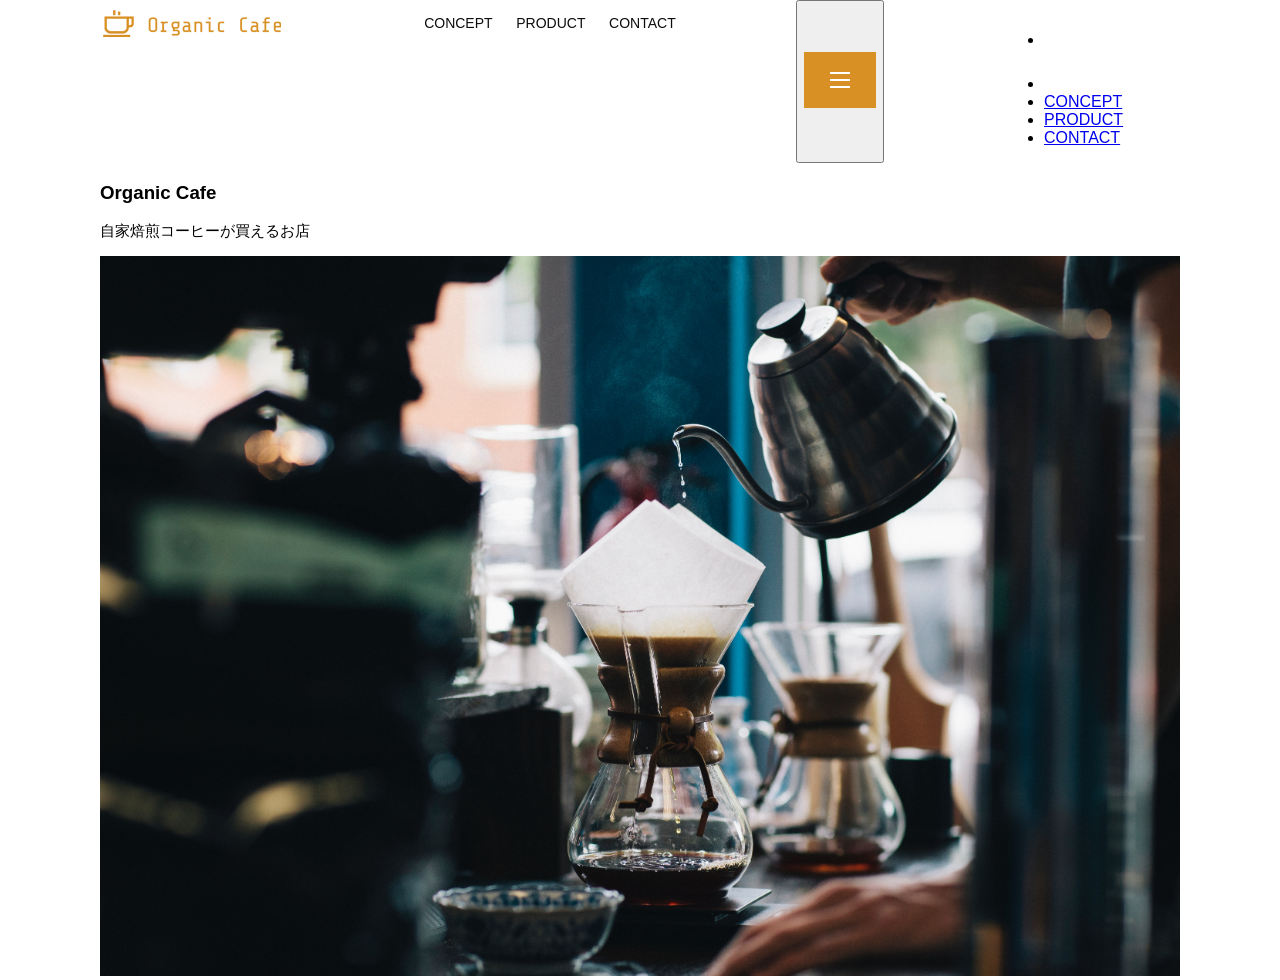
<file: kadai_013/index.html>
<!DOCTYPE html>
<html>
  <head>
    <title>Organic Cafe</title>
    <meta charset="UTF-8" />
    <meta name="description" content="自家焙煎のコーヒーがお家で楽しめるOrganic Cafe"/>
    <meta name="viewport" content="width=device-width, initial-scale=1.0" />
    <link rel="stylesheet" href="style.css" />
  </head>
  <body>
    <!-- ヘッダー -->
    <header>
      <!-- ロゴ -->
      <a href="index.html" id="logo"><img src="images/logo.png" alt="トップページに戻る"/></a>

      <!-- PC用ナビゲーション -->
      <nav id="nav-pc">
        <a href="index.html#concept">CONCEPT</a>
        <a href="index.html#product">PRODUCT</a>
        <a href="index.html#contact">CONTACT</a>
      </nav>

      <!-- スマホ用メニューボタン -->
      <button id="menu-sp" onclick="document.getElementById('nav-sp').style.display = 'block'">
        <img src="images/button-menu.png" alt="ナビゲーションを開く">
      </button>
      
      <!-- スマホ用ナビゲーション -->
      <nav id="nav-sp">
        <ul>
          <li>
            <img id="close" src="images/button-close.png" alt="ナビゲーションを閉じる" onclick="document.getElementById('nav-sp').style.display = 'none'">
          </li>
          <li>
            <a id="logo-sp" href="index.html" onclick="document.getElementById('nav-sp').style.display = 'none'">
              <img src="images/logo-sp.png" alt="トップページに戻る">
            </a>
          </li>
          <li>
            <a class="menu" href="index.html#concept" onclick="document.getElementById('nav-sp').style.display = 'none'">CONCEPT</a>
          </li>
          <li>
            <a class="menu" href="index.html#product" onclick="document.getElementById('nav-sp').style.display = 'none'">PRODUCT</a>
          </li>
          <li><a class="menu" href="index.html#contact" onclick="document.getElementById('nav-sp').style.display = 'none'">CONTACT</a>
          </li>
        </ul>
      </nav>

    </header>

    <main>
      <article>
        <!-- メインビジュアル -->
        <section id="main-visual">
          <div id="main-message">
            <h1>Organic Cafe</h1>
            <p>自家焙煎コーヒーが買えるお店</p>
          </div>
          <img src="images/main-image.jpg" alt="コーヒーをハンドドリップで淹れる画像"/>
        </section>
      </article>
    </main>
  </body>
</html>
</file>
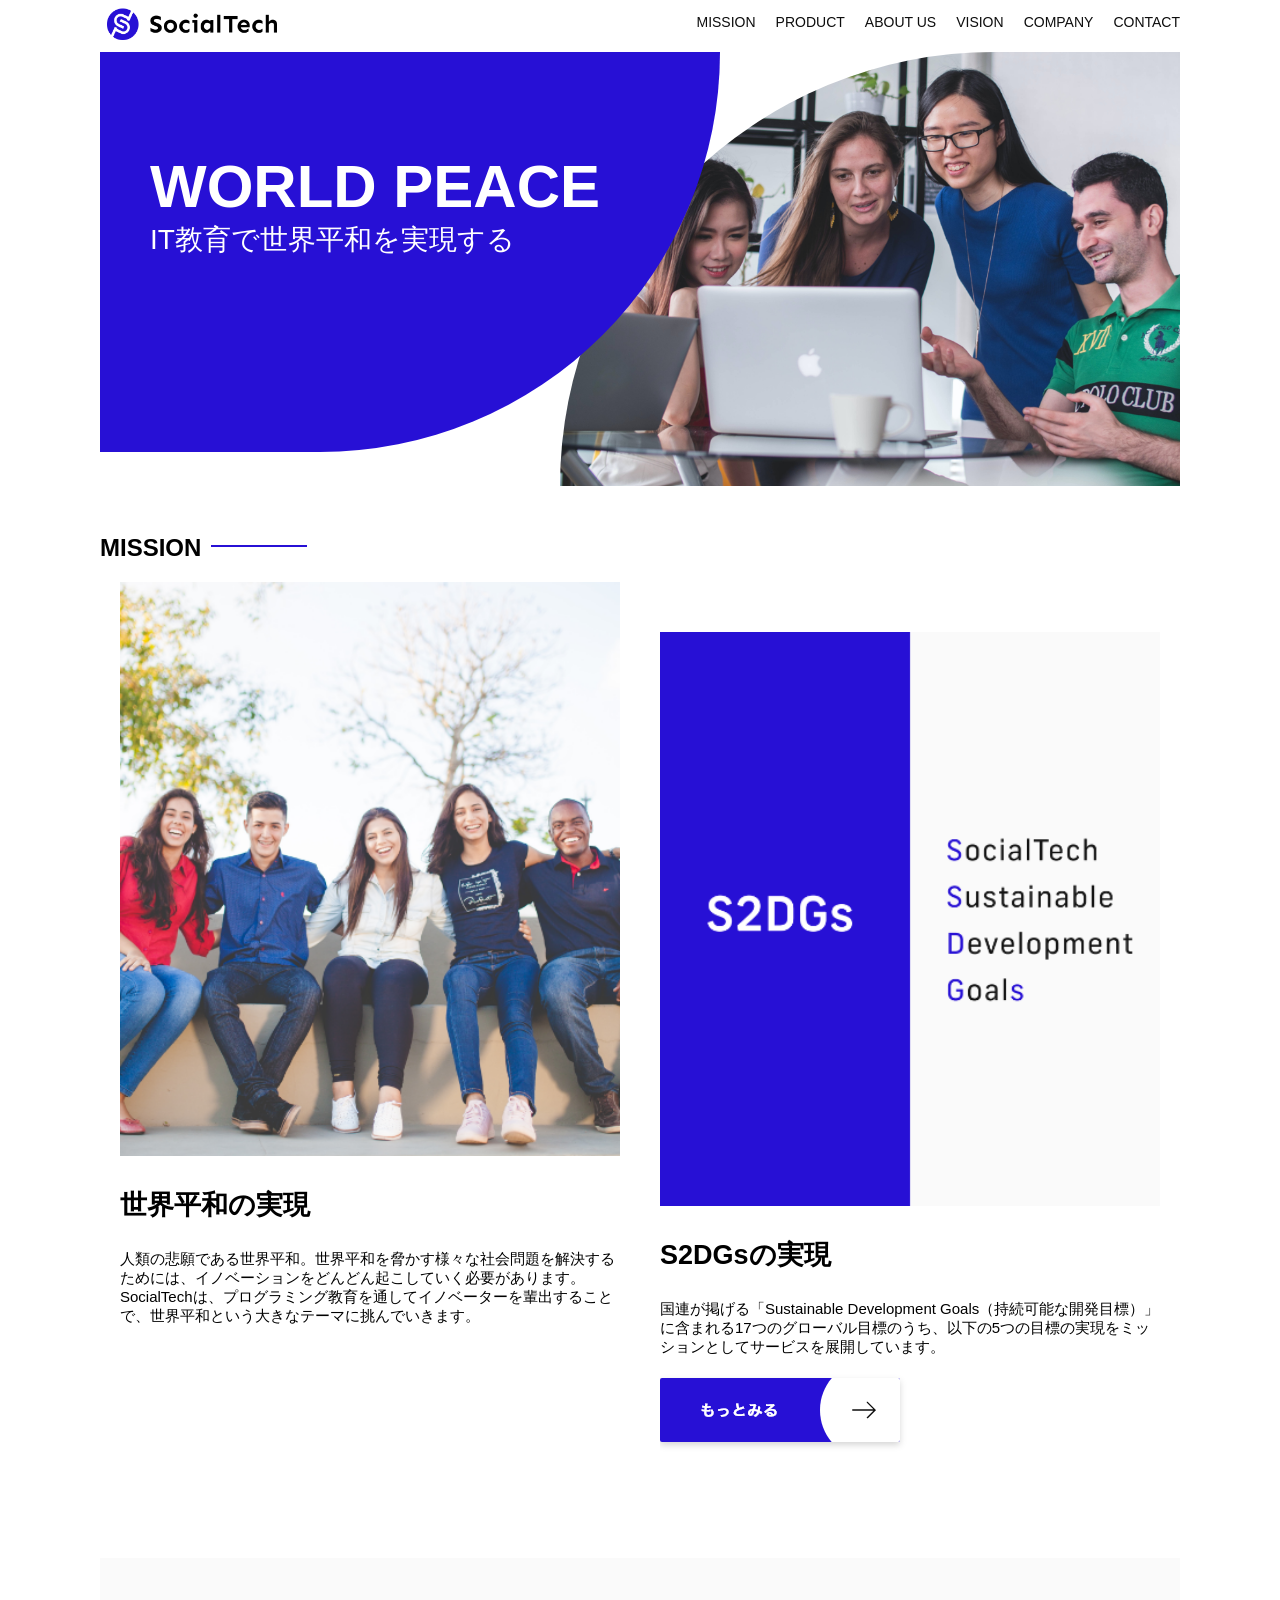
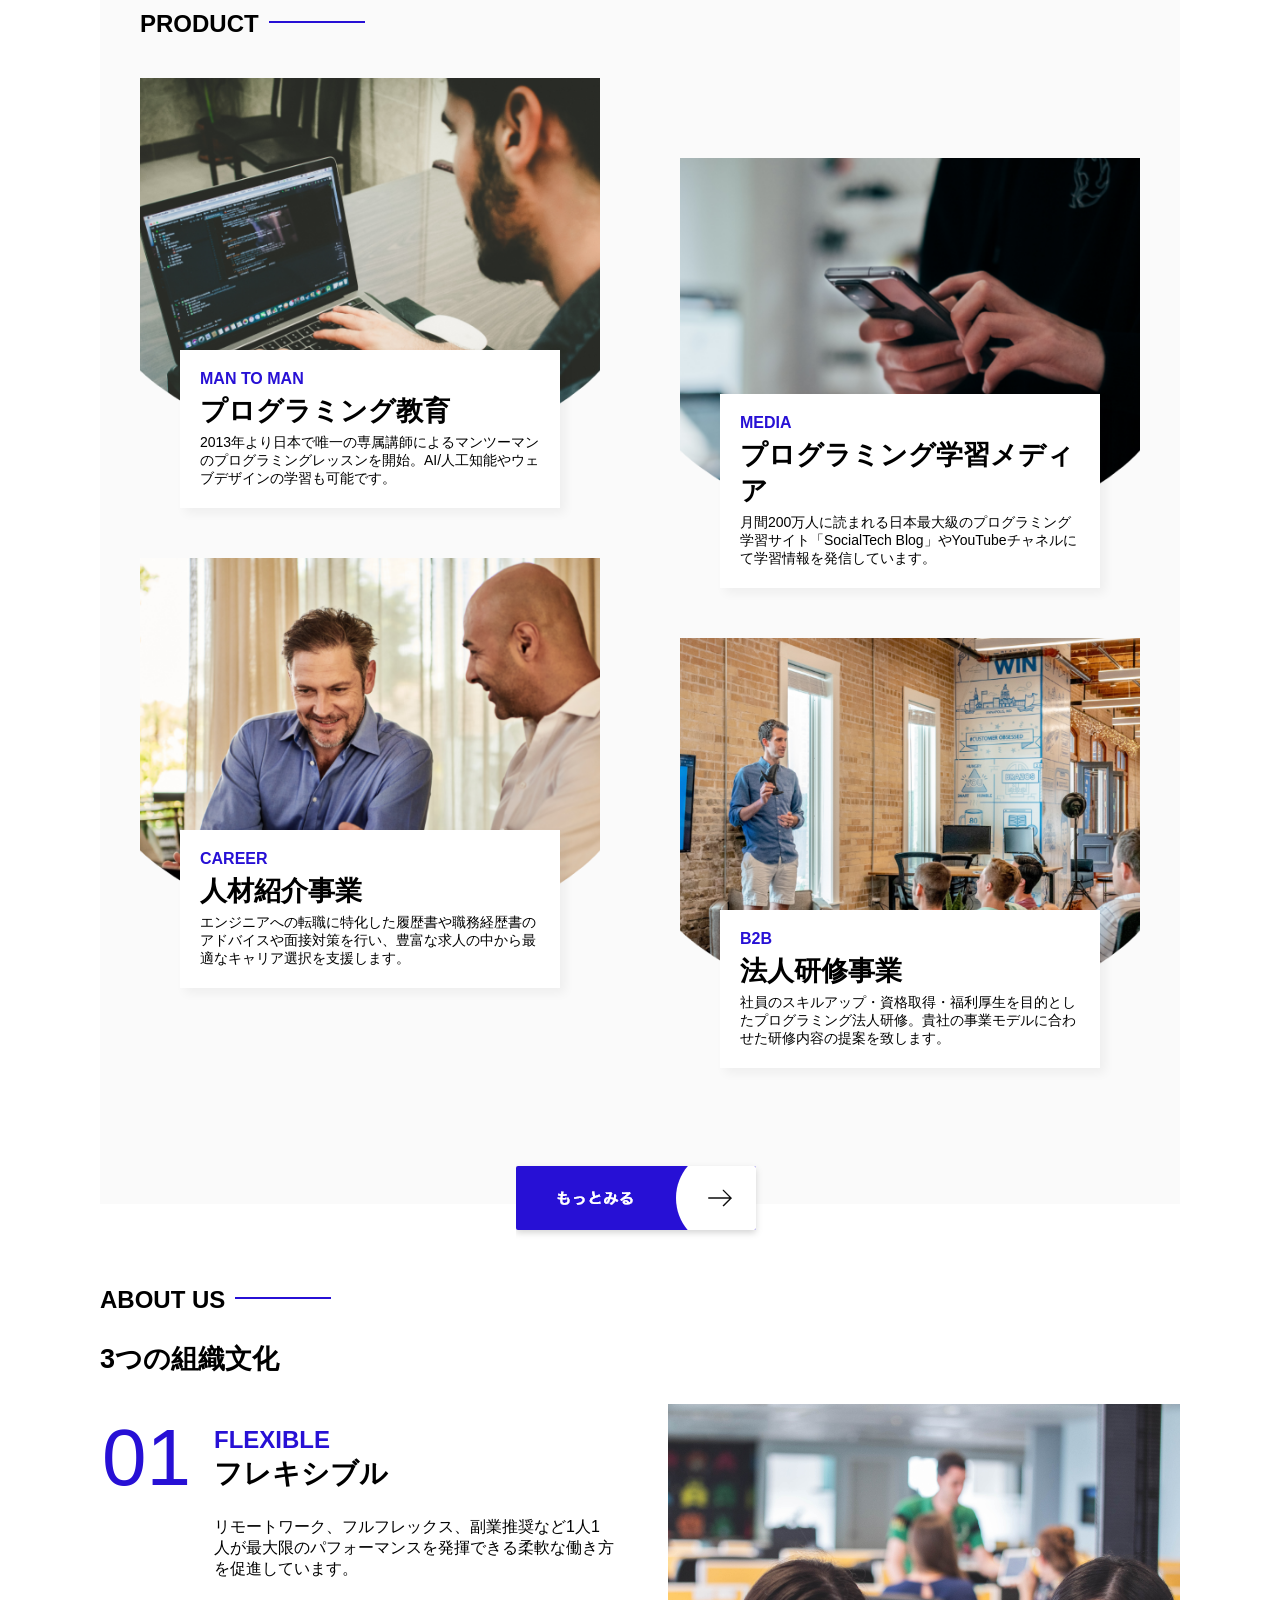
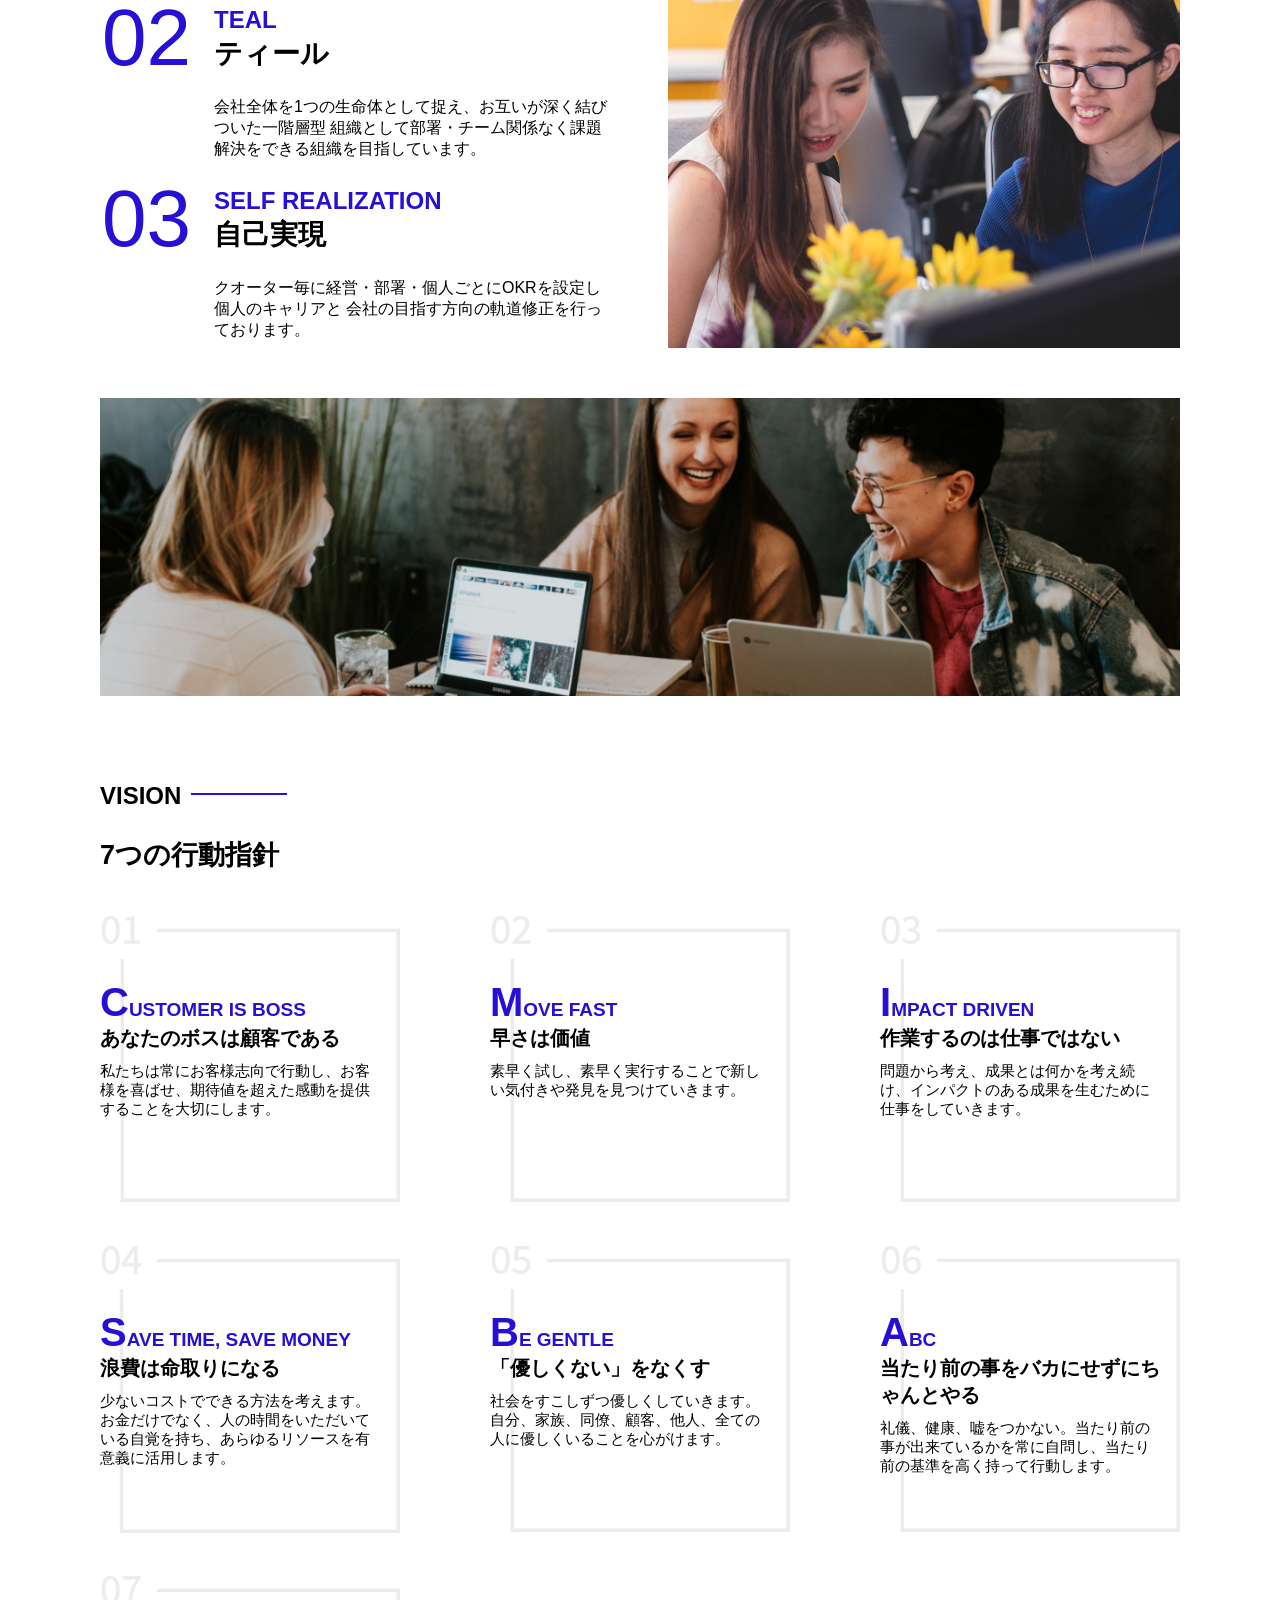
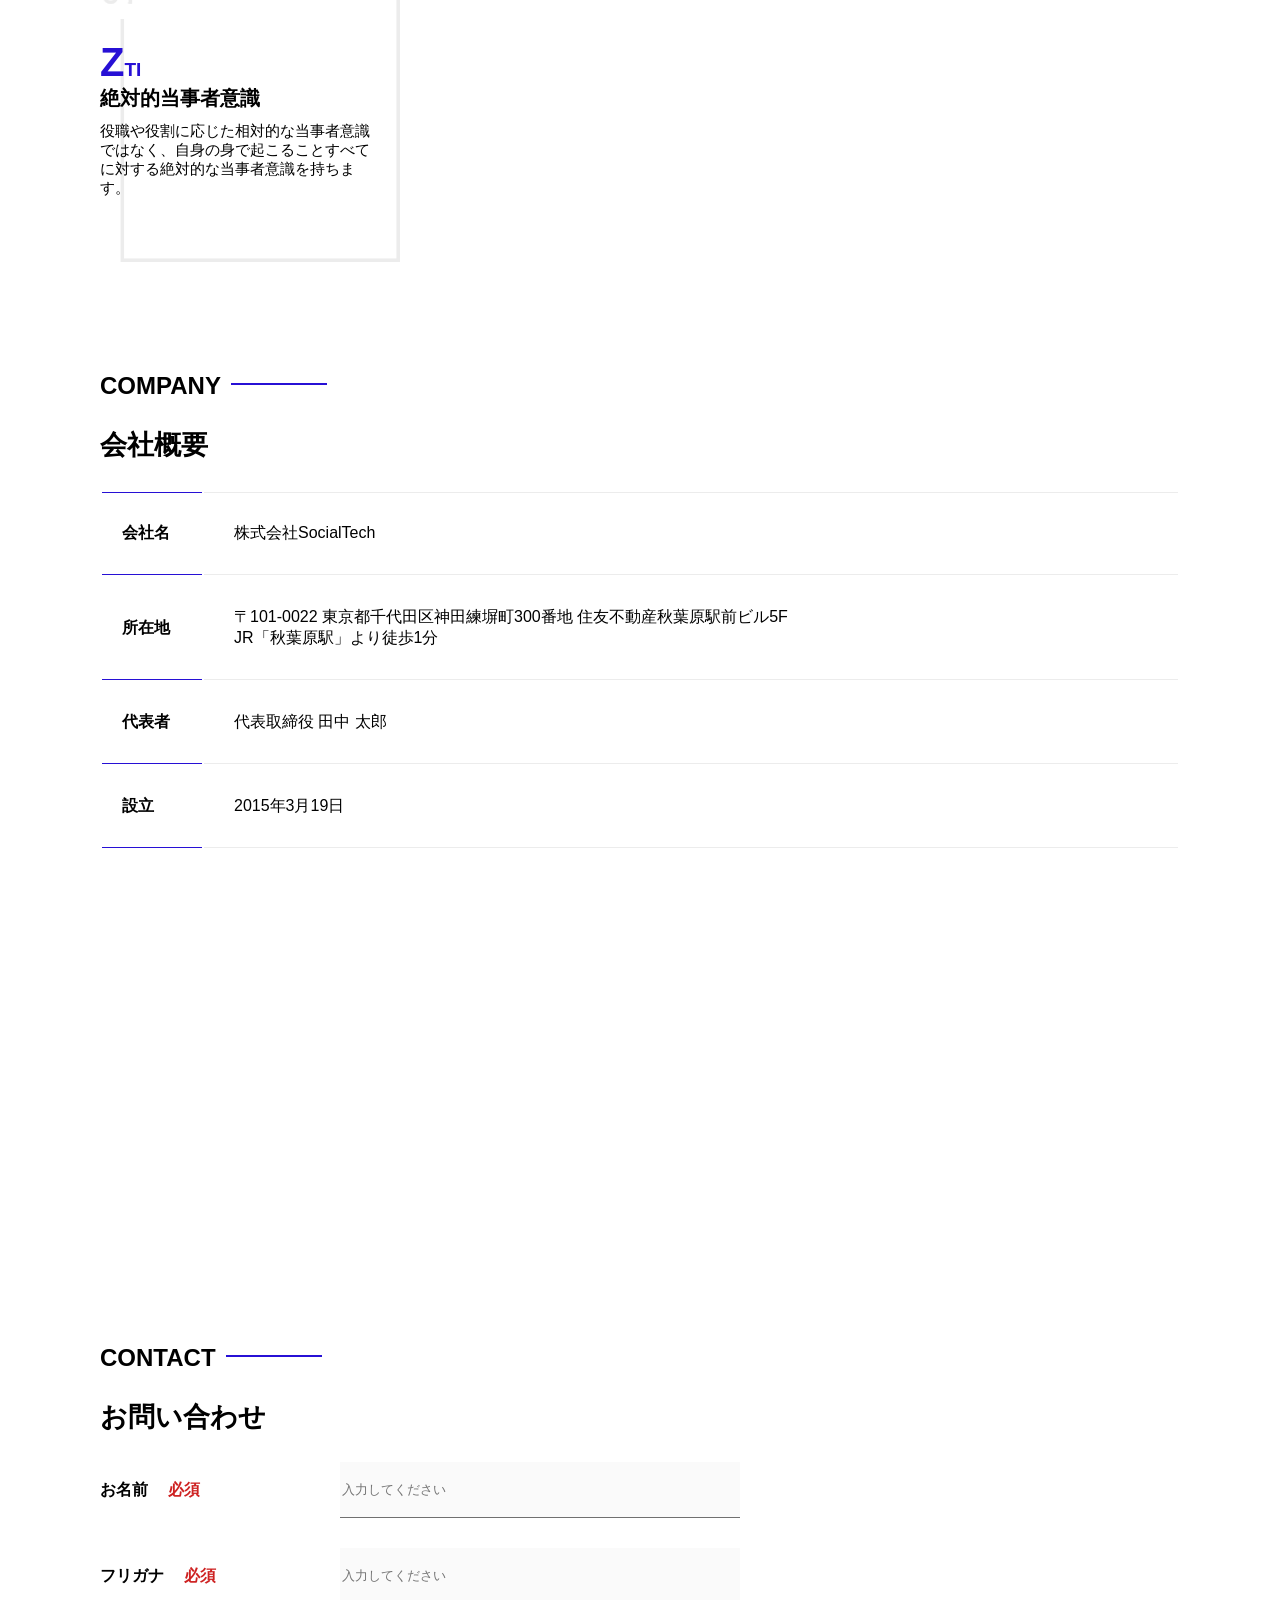
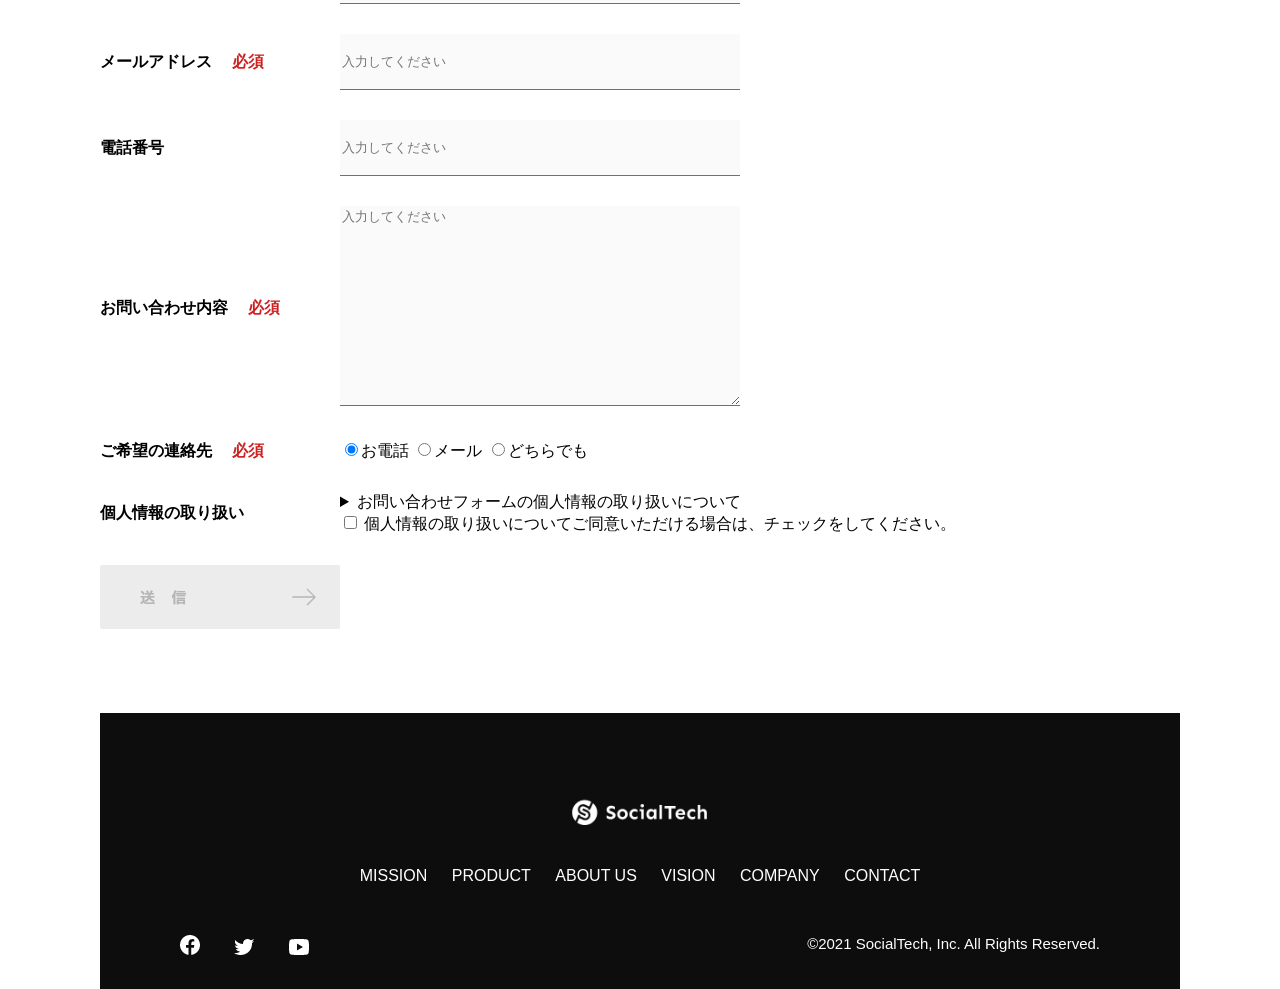
<file: kadai_tutorial_output/index.html>
<!DOCTYPE html>
 <html>
 <head>
  <title>SocialTech</title>
    <meta charset="utf-8">
  <meta name="description" content="SocialTechはEdTech業界のリーディングカンパニーを目指します。">
  <meta name="viewport" content="width=device-width, initial-scale=1.0">
  <link rel="stylesheet" href="style.css">
 </head>

 <body>
  <!-- ヘッダー -->
  <header>
    <!-- ロゴ -->
    <a href="index.html" id="logo">
      <img src="images/logo.png" alt="トップページに戻る">
    </a>

    <!-- PC用ナビゲーション -->
    <nav id="nav-pc">
      <ul>
        <li><a href="mission.html">MISSION</a></li>
        <li><a href="product.html">PRODUCT</a></li>
        <li><a href="index.html#aboutus">ABOUT US</a></li>
        <li><a href="index.html#vision">VISION</a></li>
        <li><a href="index.html#company">COMPANY</a></li>
        <li><a href="index.html#contact">CONTACT</a></li>
      </ul>
    </nav>

        <!-- スマホ用メニューボタン -->
    <button id="menu-sp" onclick="document.getElementById('nav-sp').style.display = 'block'">
      <img src="images/button-menu.png" alt="ナビゲーションを開く">
    </button>

    <!-- スマホ用ナビゲーション -->
    <div id="nav-sp">
      <button id="close" onclick="document.getElementById('nav-sp').style.display = 'none'">
        <img src="images/button-close.png" alt="ナビゲーションを閉じる">
      </button>

      <nav>
        <ul>
          <li>
            <a id="logo-sp" href="index.html" onclick="document.getElementById('nav-sp').style.display = 'none'"><img src="images/logo-sp.png" alt="トップページに戻る"></a>
          </li>
          <li><a class="menu" href="mission.html" onclick="document.getElementById('nav-sp').style.display = 'none'">MISSION</a></li>
          <li><a class="menu" href="product.html" onclick="document.getElementById('nav-sp').style.display = 'none'">PRODUCT</a></li>
          <li><a class="menu" href="index.html#aboutus" onclick="document.getElementById('nav-sp').style.display = 'none'">ABOUT US</a></li>
          <li><a class="menu" href="index.html#vision" onclick="document.getElementById('nav-sp').style.display = 'none'">VISION</a></li>
          <li><a class="menu" href="index.html#company" onclick="document.getElementById('nav-sp').style.display = 'none'">COMPANY</a></li>
          <li><a class="menu" href="index.html#contact" onclick="document.getElementById('nav-sp').style.display = 'none'">CONTACT</a></li>
        </ul>
      </nav>
      <div id="sns">
        <a href="https://www.facebook.com/sejuku2013">
          <img src="images/button-facebook.png" alt="Facebookのリンク">
        </a>
        <a href="https://twitter.com/samuraijuku">
          <img src="images/button-twitter.png" alt="Twitterのリンク">
        </a>
        <a href="https://www.youtube.com/channel/UCCFOQO5aDK0xXam4cUQXT8g">
          <img src="images/button-youtube.png" alt="YouTubeのリンク">
        </a>
      </div>
    </div>
  </header>

  <main>
    <article>
      <!-- メインビジュアル -->
      <section id="main-visual">
        <div id="main-message">
            <h1>WORLD PEACE</h1>
            <p>IT教育で世界平和を実現する</p>
        </div>
        <img src="images/index/index-main.png" alt="PCの周りに集まる多国籍の仲間たち">
      </section>

      <!--ミッション-->
      <section id="mission">
        <h2 class="index-h2">MISSION</h2>
        <div id="mission-flex">
          <div>
            <img id="mission-photo" src="images/index/index-mission.png" alt="屋外のベンチで写真を撮影する多国籍の仲間たち">
            <h3>世界平和の実現</h3>
              <p>人類の悲願である世界平和。世界平和を脅かす様々な社会問題を解決するためには、イノベーションをどんどん起こしていく必要があります。SocialTechは、プログラミング教育を通してイノベーターを輩出することで、世界平和という大きなテーマに挑んでいきます。</p>
          </div>
          <div>
            <img id="s2dgs" src="images/index/s2dgs.png" alt="S2DGs">
            <h3>S2DGsの実現</h3>
            <p>国連が掲げる「Sustainable Development Goals（持続可能な開発目標）」に含まれる17つのグローバル目標のうち、以下の5つの目標の実現をミッションとしてサービスを展開しています。</p>
            <a href="mission.html">
              <img src="images/button-more.png" alt="もっとみる">
            </a>
          </div>
        </div>
      </section>

      <!-- プロダクト -->
      <section id="product">
        <h2 class="index-h2">PRODUCT</h2>
        <div class="product-flex">
          <div id="product-left">
            <div>
              <img class="product-photo" src="images/index/index-mantoman.png" alt="PCでコードを書く男性">
              <div class="product-explain">
                <span>MAN TO MAN</span>
                <h3>プログラミング教育</h3>
                <p>2013年より日本で唯一の専属講師によるマンツーマンのプログラミングレッスンを開始。AI/人工知能やウェブデザインの学習も可能です。</p>
              </div>
            </div>
            <div>
              <img class="product-photo" src="images/index/index-career.png" alt="笑顔で話し合う2人の男性">
              <div class="product-explain">
                <span>CAREER</span>
                <h3>人材紹介事業</h3>
                <p>エンジニアへの転職に特化した履歴書や職務経歴書のアドバイスや面接対策を行い、豊富な求人の中から最適なキャリア選択を支援します。</p>
              </div>
            </div>
          </div>
          <div id="product-right">
            <div>
              <img class="product-photo" src="images/index/index-media.png" alt="スマートフォンを操作する人">
              <div class="product-explain">
                <span>MEDIA</span>
                <h3>プログラミング学習メディア</h3>
                <p>月間200万人に読まれる日本最大級のプログラミング学習サイト「SocialTech Blog」やYouTubeチャネルにて学習情報を発信しています。</p>
              </div>
            </div>
            <div>
              <img class="product-photo" src="images/index/index-b2b.png" alt="講演中の男性とそれを聴く人々">
              <div class="product-explain">
                <span>B2B</span>
                <h3>法人研修事業</h3>
                <p>社員のスキルアップ・資格取得・福利厚生を目的としたプログラミング法人研修。貴社の事業モデルに合わせた研修内容の提案を致します。</p>
              </div>
            </div>
          </div>
        </div>
        <div id="product-more">
          <a href="product.html">
            <img src="images/button-more.png" alt="もっとみる">
          </a>
          </div>
      </section>

      <!-- ABOUT US -->
      <section id="aboutus">
        <h2 class="index-h2">ABOUT US</h2>
        <h3>3つの組織文化</h3>
        <div>
          <table class="culture-table">
            <tr>
              <td class="culture-num">01</td>
              <th><span class="culture-en">FLEXIBLE</span><br>フレキシブル</th>
            </tr>
            <tr>
              <td>
                <!--空のセル-->
              </td>
              <td class="culture-description">リモートワーク、フルフレックス、副業推奨など1人1人が最大限のパフォーマンスを発揮できる柔軟な働き方を促進しています。</td>
            </tr>
            <tr>
              <td class="culture-num">02</td>
              <th><span class="culture-en">TEAL</span><br>ティール</th>
            </tr>
            <tr>
              <td>
                <!--空のセル-->
              </td>
              <td class="culture-description">会社全体を1つの生命体として捉え、お互いが深く結びついた一階層型 組織として部署・チーム関係なく課題解決をできる組織を目指しています。</td>
            </tr>
            <tr>
              <td class="culture-num">03</td>
              <th><span class="culture-en">SELF REALIZATION</span><br>自己実現</th>
            </tr>
            <tr>
              <td>
                <!--空のセル-->
              </td>
              <td class="culture-description">クオーター毎に経営・部署・個人ごとにOKRを設定し個人のキャリアと 会社の目指す方向の軌道修正を行っております。</td>
            </tr>
          </table>
          <img class="culture-img" src="images/index/index-aboutus1.png" alt="笑顔で話し合う2人の女性">
        </div>
        <img class="culture-img2" src="images/index/index-aboutus2.png" alt="笑顔で話し合う3人の男女">
      </section>

      <!-- VISION -->
      <section id="vision">
        <h2 class="index-h2">VISION</h2>
        <h3>7つの行動指針</h3>
        <div>
          <div class="vision-box">
            <img src="images/index/vision-01.png" alt="01">
            <div>
              <h4>CUSTOMER IS BOSS</h4>
              <h5>あなたのボスは顧客である</h5>
              <p>私たちは常にお客様志向で行動し、お客様を喜ばせ、期待値を超えた感動を提供することを大切にします。</p>
            </div>
          </div>
          <div class="vision-box">
            <img src="images/index/vision-02.png" alt="02">
            <div>
              <h4>MOVE FAST</h4>
              <h5>早さは価値</h5>
              <p>素早く試し、素早く実行することで新しい気付きや発見を見つけていきます。</p>
            </div>
          </div>
          <div class="vision-box">
            <img src="images/index/vision-03.png" alt="03">
            <div>
              <h4>IMPACT DRIVEN</h4>
              <h5>作業するのは仕事ではない</h5>
              <p>問題から考え、成果とは何かを考え続け、インパクトのある成果を生むために仕事をしていきます。</p>
            </div>
          </div>
          <div class="vision-box">
              <img src="images/index//vision-04.png" alt="04">
            <div>
              <h4>SAVE TIME, SAVE MONEY</h4>
              <h5>浪費は命取りになる</h5>
              <p>少ないコストでできる方法を考えます。お金だけでなく、人の時間をいただいている自覚を持ち、あらゆるリソースを有意義に活用します。</p>
            </div>
          </div>
          <div class="vision-box">
            <img src="images/index/vision-05.png" alt="05">
            <div>
              <h4>BE GENTLE</h4>
              <h5>「優しくない」をなくす</h5>
              <p>社会をすこしずつ優しくしていきます。自分、家族、同僚、顧客、他人、全ての人に優しくいることを心がけます。</p>
            </div>
          </div>
          <div class="vision-box">
            <img src="images/index/vision-06.png" alt="06">
            <div>
              <h4>ABC</h4>
              <h5>当たり前の事をバカにせずにちゃんとやる</h5>
              <p>礼儀、健康、嘘をつかない。当たり前の事が出来ているかを常に自問し、当たり前の基準を高く持って行動します。</p>
            </div>
          </div>
          <div class="vision-box">
            <img src="images/index/vision-07.png" alt="07">
            <div>
              <h4>ZTI</h4>
              <h5>絶対的当事者意識</h5>
              <p>役職や役割に応じた相対的な当事者意識ではなく、自身の身で起こることすべてに対する絶対的な当事者意識を持ちます。</p>
            </div>
          </div>
        </div>
      </section>

      <!-- COMPANY -->
      <section id="company">
        <h2 class="index-h2">COMPANY</h2>
        <h3>会社概要</h3>
          <table id="company-table">
            <tr>
              <th class="tableheader tableheader-first">会社名</th>
              <td class="cell cell-first">株式会社SocialTech</td>
            </tr>
            <tr>
              <th class="tableheader">所在地</th>
              <td class="cell">〒101-0022 東京都千代田区神田練塀町300番地 住友不動産秋葉原駅前ビル5F<br>JR「秋葉原駅」より徒歩1分</td>
            </tr>
            <tr>
              <th class="tableheader">代表者</th>
              <td class="cell">代表取締役 田中 太郎</td>
            </tr>
            <tr>
              <th class="tableheader">設立</th>
              <td class="cell">2015年3月19日</td>
            </tr>
          </table>
          <iframe src="https://www.google.com/maps/embed?pb=!1m18!1m12!1m3!1d3240.0688551336807!2d139.7720776771055!3d35.69992317258124!2m3!1f0!2f0!3f0!3m2!1i1024!2i768!4f13.1!3m3!1m2!1s0x60188fee13660e23%3A0x77137876edf742ac!2z5L2P5Y-L5LiN5YuV55Sj56eL6JGJ5Y6f6aeF5YmN44OT44Or!5e0!3m2!1sja!2sjp!4v1704858013291!5m2!1sja!2sjp" style="border: 0" allowfullscreen="" loading="lazy"></iframe>
      </section>

      <!-- お問い合わせフォーム -->
      <section id="contact">
        <h2 class="index-h2">CONTACT</h2>
        <h3>お問い合わせ</h3>
        <form>
          <div>
            <div class="contact-heading">
              <label class="contact-label">お名前<span class="contact-span">必須</span></label>
            </div>
            <div>
              <input type="text" name="name" placeholder="入力してください" class="contact-textbox">
            </div>
          </div>
          <div>
            <div class="contact-heading">
              <label class="contact-label">フリガナ<span class="contact-span">必須</span></label>
            </div>
            <div>
              <input type="text" name="hurigana" placeholder="入力してください" class="contact-textbox">
            </div>
          </div>
          <div>
            <div class="contact-heading">
              <label class="contact-label">メールアドレス<span class="contact-span">必須</span></label>
            </div>
            <div>
              <input type="text" name="email" placeholder="入力してください" class="contact-textbox">
            </div>
          </div>
          <div>
            <div class="contact-heading">
              <label class="contact-label">電話番号</label>
            </div>
            <div>
              <input type="text" name="tel" placeholder="入力してください" class="contact-textbox">
            </div>
          </div>
          <div>
            <div class="contact-heading">
              <label class="contact-label">お問い合わせ内容<span class="contact-span">必須</span></label>
            </div>
            <div>
              <textarea class="contact-textarea" placeholder="入力してください" name="message"></textarea>
            </div>
          </div>
          <div>
            <div class="contact-heading">
              <label class="contact-label">ご希望の連絡先<span class="contact-span">必須</span></label>
            </div>
              <div><input class="radiobutton" type="radio" value="tel" name="contact" checked><label>お電話</label> <input class="radiobutton" type="radio" value="mail" name="contact"><label>メール</label> <input class="radiobutton" type="radio" value="both" name="contact"><label>どちらでも</label></div>
          </div>
          <div>
            <div class="contact-heading">
              <label class="contact-label">個人情報の取り扱い</label>
            </div>
            <div>
              <details>
                <summary>お問い合わせフォームの個人情報の取り扱いについて</summary>
                <div>
                  <dl>
                    <dt>１．組織の名称又は氏名</dt>
                    <dd>株式会社SocialTech</dd>
                    <dt>２．個人情報保護管理者（若しくはその代理人）の氏名又は職名、所属及び連絡先</dt>
                    <dd>
                      <p>鈴木 一郎 コーポレート部</p>
                      <p>メールアドレス：samurai@example.com</p>
                      <p>TEL：03-1234-5678</p>
                    </dd>
                    <dt>３．個人情報の利用目的</dt>
                    <dd>
                      <ul>
                          <li>・本サービス及び本サービスに関連する情報の提供又はそれらに関する連絡のため</li>
                          <li>・ユーザーの本人確認のため</li>
                          <li>・当社サービスのご案内のため</li>
                          <li>・当社の商品等の広告または宣伝（電子メールによるものを含むものとします。）</li>
                      </ul>
                    </dd>
                    <dt>４．個人情報の取り扱い業務の委託</dt>
                    <dd>個人情報の取扱業務の全部または一部を外部に業務委託する場合があります。その際、弊社は、個人情報を適切に保護できる管理体制を敷き実行していることを条件として委託先を厳選したうえで、機密保持契約を委託先と締結し、お客様の個人情報を厳密に管理させます。</dd>
                    <dt>５．個人情報の開示等の請求</dt>
                    <dd>
                      お客様は、弊社に対してご自身の個人情報の開示等（利用目的の通知、開示、内容の訂正・追加・削除、利用の停止または消去、第三者への提供の停止）に関して、当社問合わせ窓口に申し出ることができます。<br>
                      その際、弊社はお客様ご本人を確認させていただいたうえで、合理的な期間内に対応いたします。<br>
                      なお、個人情報に関する弊社問合わせ先は、次の通りです。
                    </dd>
                    <dd>
                      <p>株式会社SocialTech　個人情報問合せ窓口</p>
                      <p>〒150-0043　東京都千代田区神田練塀町300番地 住友不動産秋葉原駅前ビル5F</p>
                      <p>メールアドレス：samurai@example.com　TEL：03-1234-5678</p>
                    </dd>

                    <dt>６．個人情報を提供されることの任意性について</dt>
                    <dd>お客様がご自身の個人情報を弊社に提供されるか否かは、お客様のご判断によりますが、もしご提供されない場合には、適切なサービスが提供できない場合がありますので予めご了承ください。</dd>
                  </dl>
                </div>
              </details>
              <input type="checkbox" name="agree">
              <span>個人情報の取り扱いについてご同意いただける場合は、チェックをしてください。</span>
            </div>
          </div>
          <input type="image" src="images/button-submit.png" alt="送信する">
        </form>
      </section>
    </article>
  </main>

  <footer>
    <div id="footer-logo">
      <img src="images/logo-sp.png" alt="SocialTech">
    </div>
    <div id="footer-link">
      <a href="mission.html">MISSION</a>
      <a href="product.html">PRODUCT</a>
      <a href="index.html#aboutus">ABOUT US</a>
      <a href="index.html#vision">VISION</a>
      <a href="index.html#company">COMPANY</a>
      <a href="index.html#contact">CONTACT</a>
    </div>
    <div id="sns-footer">
      <div class="sns-btns">
        <a href="https://www.facebook.com/sejuku2013"><img src="images/button-facebook.png" alt="Facebookのリンク"></a>
        <a href="https://twitter.com/samuraijuku"><img src="images/button-twitter.png" alt="Twitterのリンク"></a>
        <a href="https://www.youtube.com/channel/UCCFOQO5aDK0xXam4cUQXT8g"><img src="images/button-youtube.png" alt="YouTubeのリンク"></a>
      </div>
      <p id="copyright">&copy;2021 SocialTech, Inc. All Rights Reserved.</p>
    </div>
  </footer>

 </body>
 </html>
</file>
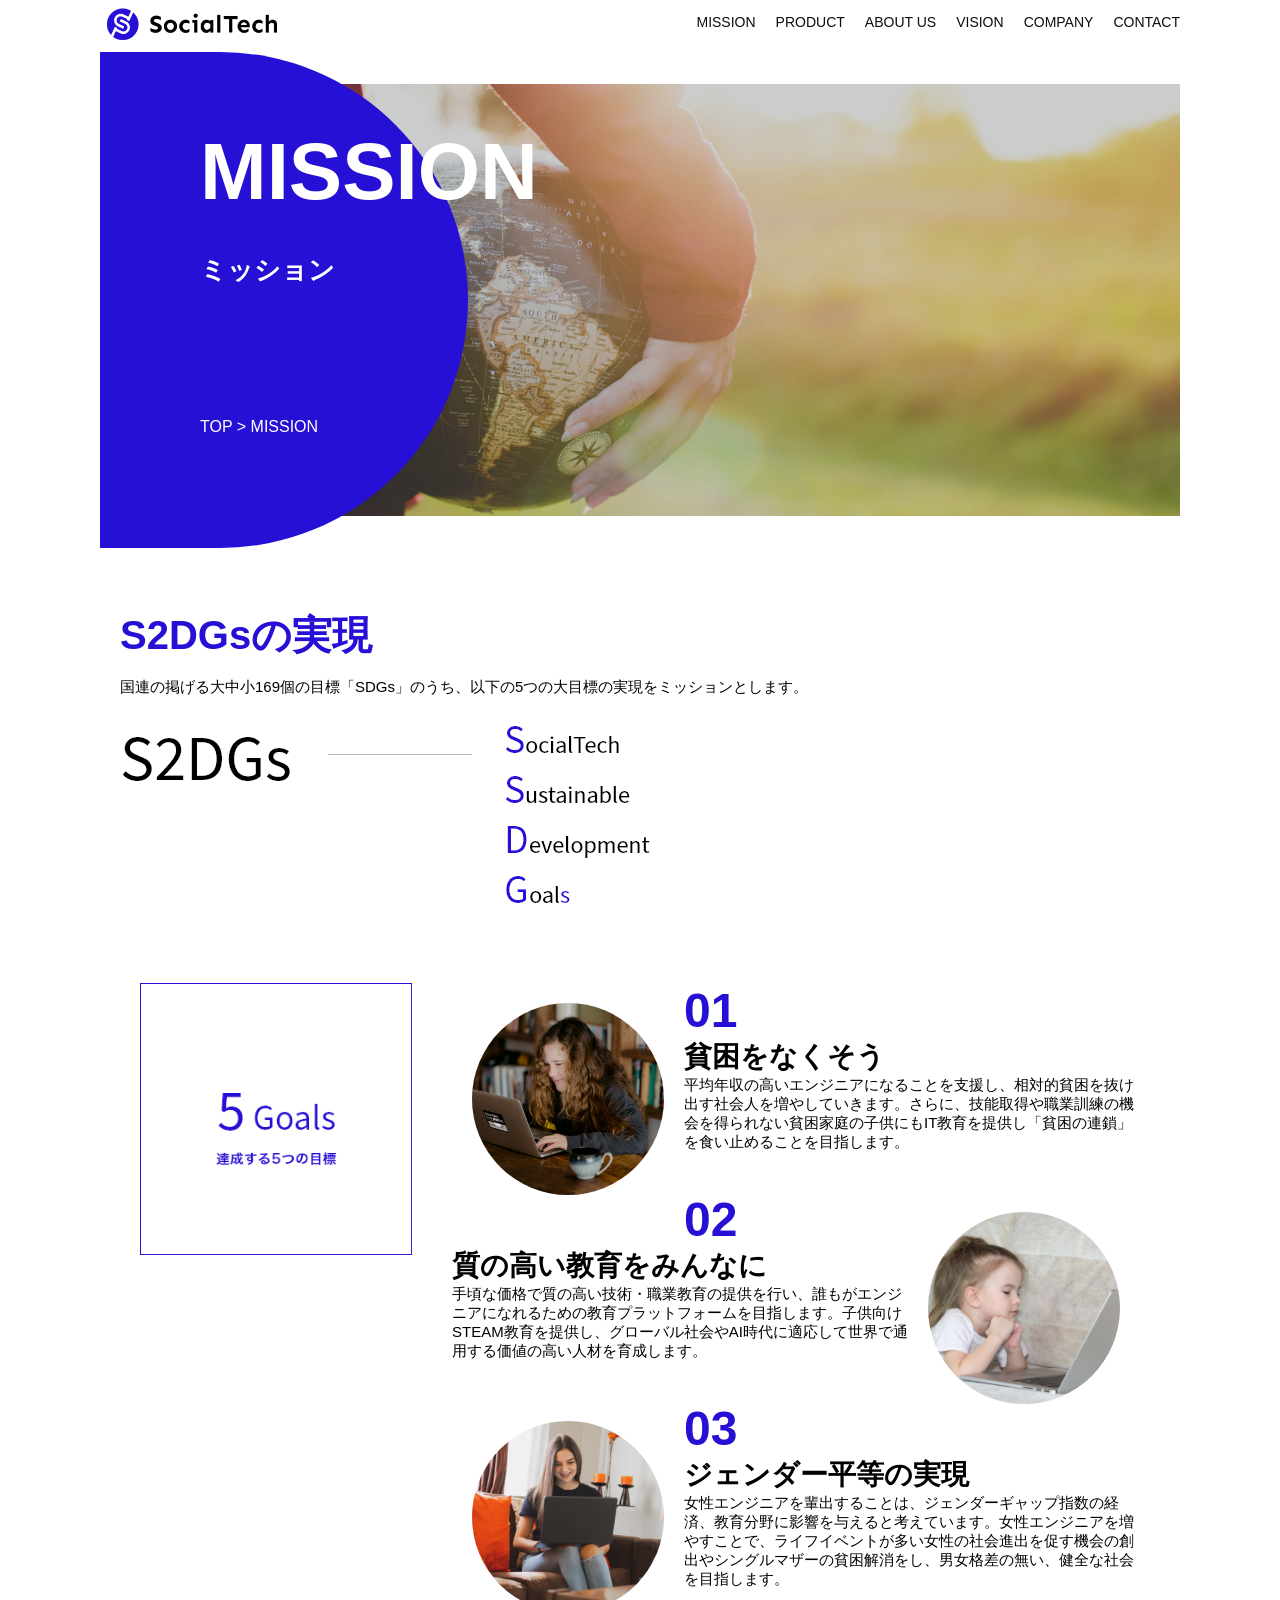
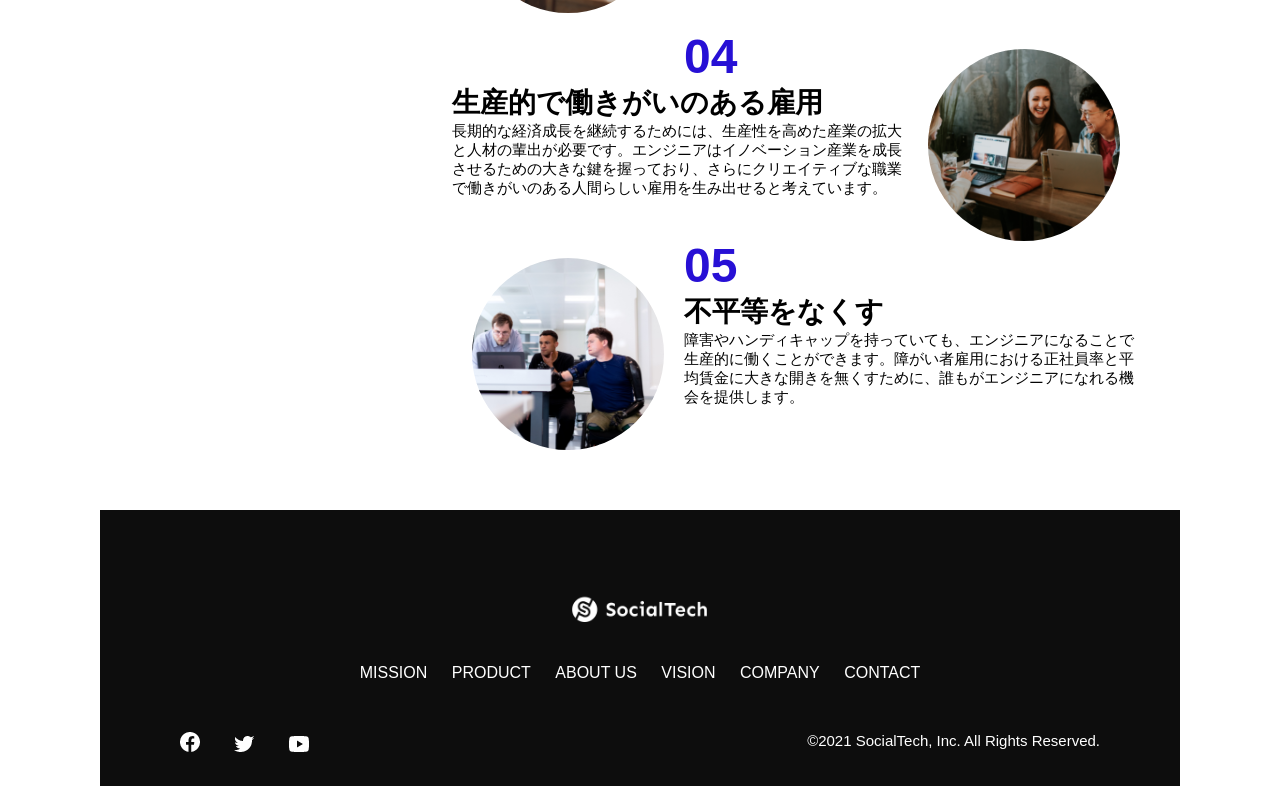
<file: kadai_tutorial_output/mission.html>
<!DOCTYPE html>
<html>
  <head>
    <title>SocialTech - MISSION ミッション -</title>
    <meta charset="utf-8">
    <meta name="description" content="SocialTechが目指す5つの目標（S2DGs）を紹介します">
    <meta name="viewport" content="width=device-width, initial-scale=1.0">
    <link rel="stylesheet" href="style.css">
  </head>

  <body>
    <!-- ヘッダー -->
    <header>
      <!-- ロゴ -->
      <a href="index.html" id="logo">
        <img src="images/logo.png" alt="トップページに戻る">
      </a>

      <!-- PC用ナビゲーション -->
      <nav id="nav-pc">
        <ul>
          <li><a href="mission.html">MISSION</a></li>
          <li><a href="product.html">PRODUCT</a></li>
          <li><a href="index.html#aboutus">ABOUT US</a></li>
          <li><a href="index.html#vision">VISION</a></li>
          <li><a href="index.html#company">COMPANY</a></li>
          <li><a href="index.html#contact">CONTACT</a></li>
        </ul>
      </nav>

      <!-- スマホ用メニューボタン -->
      <button id="menu-sp" onclick="document.getElementById('nav-sp').style.display = 'block'">
        <img src="images/button-menu.png" alt="ナビゲーションを開く">
      </button>

      <!-- スマホ用ナビゲーション -->
      <div id="nav-sp">
        <button id="close" onclick="document.getElementById('nav-sp').style.display = 'none'">
          <img src="images/button-close.png" alt="ナビゲーションを閉じる">
        </button>

        <nav>
          <ul>
            <li>
              <a id="logo-sp" href="index.html" onclick="document.getElementById('nav-sp').style.display = 'none'"><img src="images/logo-sp.png" alt="トップページに戻る"></a>
            </li>
            <li><a class="menu" href="mission.html" onclick="document.getElementById('nav-sp').style.display = 'none'">MISSION</a></li>
            <li><a class="menu" href="product.html" onclick="document.getElementById('nav-sp').style.display = 'none'">PRODUCT</a></li>
            <li><a class="menu" href="index.html#aboutus" onclick="document.getElementById('nav-sp').style.display = 'none'">ABOUT US</a></li>
            <li><a class="menu" href="index.html#vision" onclick="document.getElementById('nav-sp').style.display = 'none'">VISION</a></li>
            <li><a class="menu" href="index.html#company" onclick="document.getElementById('nav-sp').style.display = 'none'">COMPANY</a></li>
            <li><a class="menu" href="index.html#contact" onclick="document.getElementById('nav-sp').style.display = 'none'">CONTACT</a></li>
          </ul>
        </nav>
        <div id="sns">
          <a href="https://www.facebook.com/sejuku2013">
            <img src="images/button-facebook.png" alt="Facebookのリンク">
          </a>
          <a href="https://twitter.com/samuraijuku">
            <img src="images/button-twitter.png" alt="Twitterのリンク">
          </a>
          <a href="https://www.youtube.com/channel/UCCFOQO5aDK0xXam4cUQXT8g">
            <img src="images/button-youtube.png" alt="YouTubeのリンク">
          </a>
        </div>
      </div>
    </header>

    <main>
      <article>
        <section id="mission-main">
          <div class="mission-main-inner">
            <div id="mission-title">
              <h1>MISSION<br><span>ミッション</span></h1>
              <p>TOP > MISSION</p>
            </div>
          </div>
        </section>

        <section id="mission-s2dgs">
            <h2 class="mission-h2">S2DGsの実現</h2>
            <p>国連の掲げる大中小169個の目標「SDGs」のうち、以下の5つの大目標の実現をミッションとします。</p>
            <img src="images/mission/mission-s2dgs.png" alt="S2DGs">
          </section>

        <section id="mission-five-goals">
          <div class="five-goals-image">
            <img src="images/mission/mission-5goals.png" alt="5Goals">
          </div>
          <div class="five-goals-read">
            <div>
              <img class="fivegoals-image-left" src="images/mission/mission-5goals01.png" alt="PCを操作する女の子">
              <span class="fivegoals-number">01</span>
              <h3 class="fivegoals-h3">貧困をなくそう</h3>
              <p class="fivegoals-p">平均年収の高いエンジニアになることを支援し、相対的貧困を抜け出す社会人を増やしていきます。さらに、技能取得や職業訓練の機会を得られない貧困家庭の子供にもIT教育を提供し「貧困の連鎖」を食い止めることを目指します。</p>
            </div>
            <div>
              <img class="fivegoals-image-right" src="images/mission/mission-5goals02.png" alt="PCを見つめる小さい女の子">
              <span class="fivegoals-number">02</span>
              <h3 class="fivegoals-h3">質の高い教育をみんなに</h3>
              <p class="fivegoals-p">手頃な価格で質の高い技術・職業教育の提供を行い、誰もがエンジニアになれるための教育プラットフォームを目指します。子供向けSTEAM教育を提供し、グローバル社会やAI時代に適応して世界で通用する価値の高い人材を育成します。</p>
            </div>
            <div>
              <img class="fivegoals-image-left" src="images/mission/mission-5goals03.png" alt="PCを操作する女性">

              <span class="fivegoals-number">03</span>
              <h3 class="fivegoals-h3">ジェンダー平等の実現</h3>
              <p class="fivegoals-p">女性エンジニアを輩出することは、ジェンダーギャップ指数の経済、教育分野に影響を与えると考えています。女性エンジニアを増やすことで、ライフイベントが多い女性の社会進出を促す機会の創出やシングルマザーの貧困解消をし、男女格差の無い、健全な社会を目指します。</p>
            </div>
            <div>
              <img class="fivegoals-image-right" src="images/mission/mission-5goals04.png" alt="笑顔で話し合う3人の男女">
              <span class="fivegoals-number">04</span>
              <h3 class="fivegoals-h3">生産的で働きがいのある雇用</h3>
              <p class="fivegoals-p">長期的な経済成長を継続するためには、生産性を高めた産業の拡大と人材の輩出が必要です。エンジニアはイノベーション産業を成長させるための大きな鍵を握っており、さらにクリエイティブな職業で働きがいのある人間らしい雇用を生み出せると考えています。</p>
            </div>
            <div>
              <img class="fivegoals-image-left" src="images/mission/mission-5goals05.png" alt="障害を持つ男性が生き生きと働く様子">
              <span class="fivegoals-number">05</span>
              <h3 class="fivegoals-h3">不平等をなくす</h3>
              <p class="fivegoals-p">障害やハンディキャップを持っていても、エンジニアになることで生産的に働くことができます。障がい者雇用における正社員率と平均賃金に大きな開きを無くすために、誰もがエンジニアになれる機会を提供します。</p>
            </div>
          </div>
        </section>
      </article>
    </main>

    <footer>
      <div id="footer-logo">
        <img src="images/logo-sp.png" alt="SocialTech">
      </div>
      <div id="footer-link">
        <a href="mission.html">MISSION</a>
        <a href="product.html">PRODUCT</a>
        <a href="index.html#aboutus">ABOUT US</a>
        <a href="index.html#vision">VISION</a>
        <a href="index.html#company">COMPANY</a>
        <a href="index.html#contact">CONTACT</a>
      </div>
      <div id="sns-footer">
        <div class="sns-btns">
          <a href="https://www.facebook.com/sejuku2013"><img src="images/button-facebook.png" alt="Facebookのリンク"></a>
          <a href="https://twitter.com/samuraijuku"><img src="images/button-twitter.png" alt="Twitterのリンク"></a>
          <a href="https://www.youtube.com/channel/UCCFOQO5aDK0xXam4cUQXT8g"><img src="images/button-youtube.png" alt="YouTubeのリンク"></a>
        </div>
        <p id="copyright">&copy;2021 SocialTech, Inc. All Rights Reserved.</p>
      </div>
    </footer>

  </body>
</html>
</file>
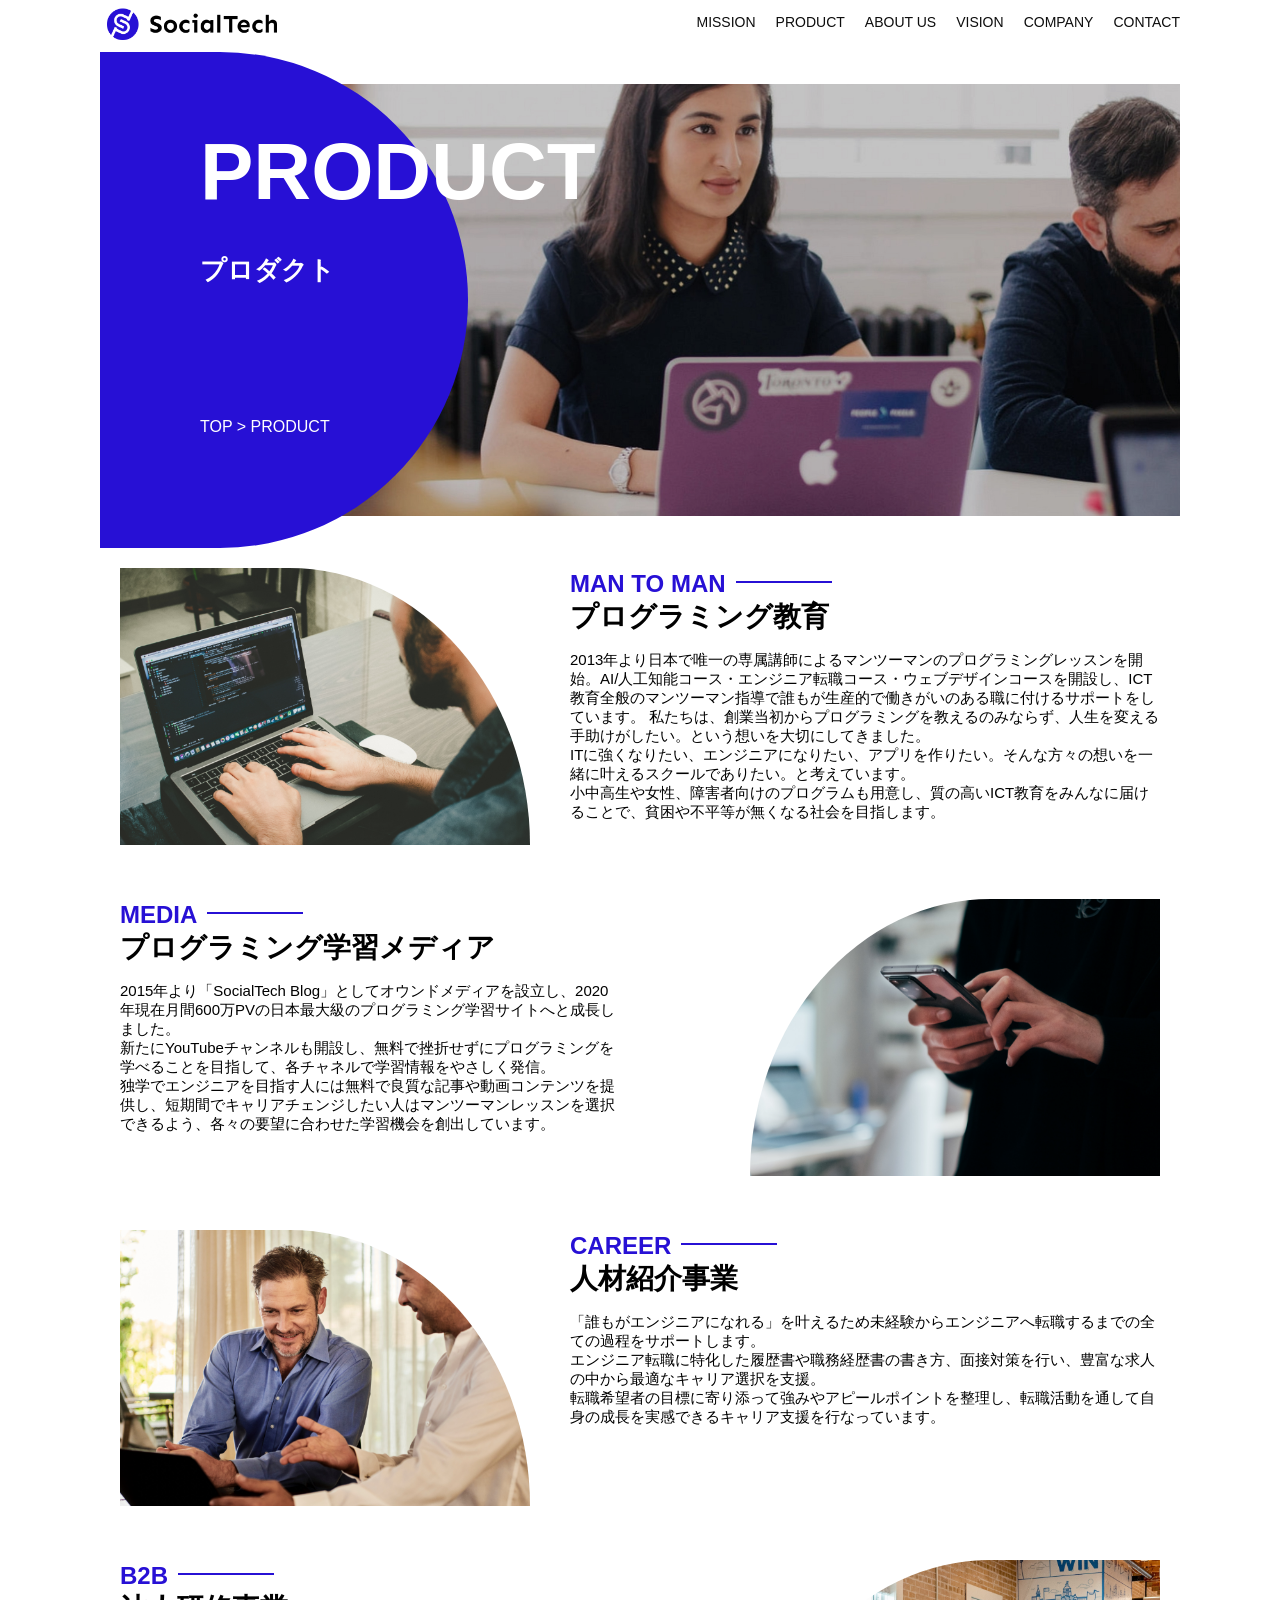
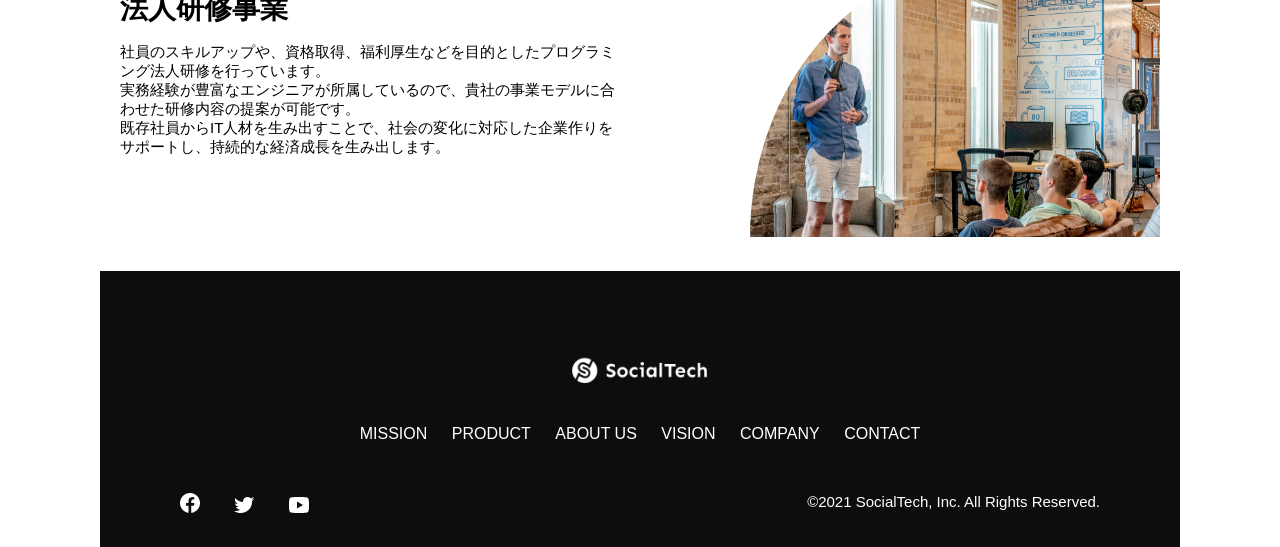
<file: kadai_tutorial_output/product.html>
<!DOCTYPE html>
<html>
  <head>
    <title>SocialTech -PRODUCT プロダクト-</title>
    <meta charset="utf-8">
    <meta name="description" content="SocialTechの4つのプロダクトを紹介します">
    <meta name="viewport" content="width=device-width, initial-scale=1.0">
    <link rel="stylesheet" href="style.css">
  </head>

  <body>
    <!-- ヘッダー -->
    <header>
      <!-- ロゴ -->
      <a href="index.html" id="logo">
        <img src="images/logo.png" alt="トップページに戻る">
      </a>

      <!-- PC用ナビゲーション -->
      <nav id="nav-pc">
        <ul>
          <li><a href="mission.html">MISSION</a></li>
          <li><a href="product.html">PRODUCT</a></li>
          <li><a href="index.html#aboutus">ABOUT US</a></li>
          <li><a href="index.html#vision">VISION</a></li>
          <li><a href="index.html#company">COMPANY</a></li>
          <li><a href="index.html#contact">CONTACT</a></li>
        </ul>
      </nav>

      <!-- スマホ用メニューボタン -->
      <button id="menu-sp" onclick="document.getElementById('nav-sp').style.display = 'block'">
        <img src="images/button-menu.png" alt="ナビゲーションを開く">
      </button>

      <!-- スマホ用ナビゲーション -->
      <div id="nav-sp">
        <button id="close" onclick="document.getElementById('nav-sp').style.display = 'none'">
          <img src="images/button-close.png" alt="ナビゲーションを閉じる">
        </button>

        <nav>
          <ul>
            <li>
              <a id="logo-sp" href="index.html" onclick="document.getElementById('nav-sp').style.display = 'none'"><img src="images/logo-sp.png" alt="トップページに戻る"></a>
            </li>
            <li><a class="menu" href="mission.html" onclick="document.getElementById('nav-sp').style.display = 'none'">MISSION</a></li>
            <li><a class="menu" href="product.html" onclick="document.getElementById('nav-sp').style.display = 'none'">PRODUCT</a></li>
            <li><a class="menu" href="index.html#aboutus" onclick="document.getElementById('nav-sp').style.display = 'none'">ABOUT US</a></li>
            <li><a class="menu" href="index.html#vision" onclick="document.getElementById('nav-sp').style.display = 'none'">VISION</a></li>
            <li><a class="menu" href="index.html#company" onclick="document.getElementById('nav-sp').style.display = 'none'">COMPANY</a></li>
            <li><a class="menu" href="index.html#contact" onclick="document.getElementById('nav-sp').style.display = 'none'">CONTACT</a></li>
          </ul>
        </nav>
        <div id="sns">
          <a href="https://www.facebook.com/sejuku2013">
            <img src="images/button-facebook.png" alt="Facebookのリンク">
          </a>
          <a href="https://twitter.com/samuraijuku">
            <img src="images/button-twitter.png" alt="Twitterのリンク">
          </a>
          <a href="https://www.youtube.com/channel/UCCFOQO5aDK0xXam4cUQXT8g">
            <img src="images/button-youtube.png" alt="YouTubeのリンク">
          </a>
        </div>
      </div>
    </header>

    <main>
      <article>
        <section id="product-main">
          <div class="product-main-inner">
            <div id="product-title">
              <h1>PRODUCT<br><span>プロダクト</span></h1>
              <p>TOP > PRODUCT</p>
            </div>
          </div>
        </section>

        <section class="product-section product-section-left">
          <div class="product-section-img">
            <img src="images/product/product-mantoman.png" alt="PCでコードを書く男性">
          </div>
          <div class="product-read">
            <h2 class="product-h2">MAN TO MAN</h2>
            <h3 class="product-h3">プログラミング教育</h3>
            <p>
              2013年より日本で唯一の専属講師によるマンツーマンのプログラミングレッスンを開始。AI/人工知能コース・エンジニア転職コース・ウェブデザインコースを開設し、ICT教育全般のマンツーマン指導で誰もが生産的で働きがいのある職に付けるサポートをしています。 私たちは、創業当初からプログラミングを教えるのみならず、人生を変える手助けがしたい。という想いを大切にしてきました。<br>ITに強くなりたい、エンジニアになりたい、アプリを作りたい。そんな方々の想いを一緒に叶えるスクールでありたい。と考えています。<br>小中高生や女性、障害者向けのプログラムも用意し、質の高いICT教育をみんなに届けることで、貧困や不平等が無くなる社会を目指します。
            </p>
          </div>
        </section>

        <section class="product-section product-section-right">
          <div class="product-read">
            <h2 class="product-h2">MEDIA</h2>
            <h3 class="product-h3">プログラミング学習メディア</h3>
            <p>2015年より「SocialTech Blog」としてオウンドメディアを設立し、2020年現在月間600万PVの日本最大級のプログラミング学習サイトへと成長しました。<br>新たにYouTubeチャンネルも開設し、無料で挫折せずにプログラミングを学べることを目指して、各チャネルで学習情報をやさしく発信。<br>独学でエンジニアを目指す人には無料で良質な記事や動画コンテンツを提供し、短期間でキャリアチェンジしたい人はマンツーマンレッスンを選択できるよう、各々の要望に合わせた学習機会を創出しています。</p>
          </div>
          <div class="product-section-img">
            <img src="images/product/product-media.png" alt="スマートフォンを操作する人">
          </div>
        </section>

        <section class="product-section product-section-left">
          <div class="product-section-img">
            <img src="images/product/product-career.png" alt="笑顔で話し合う2人の男性">
          </div>
          <div class="product-read">
            <h2 class="product-h2">CAREER</h2>
            <h3 class="product-h3">人材紹介事業</h3>
            <p>「誰もがエンジニアになれる」を叶えるため未経験からエンジニアへ転職するまでの全ての過程をサポートします。<br>エンジニア転職に特化した履歴書や職務経歴書の書き方、面接対策を行い、豊富な求人の中から最適なキャリア選択を支援。<br>転職希望者の目標に寄り添って強みやアピールポイントを整理し、転職活動を通して自身の成長を実感できるキャリア支援を行なっています。<br></p>
          </div>
        </section>

        <section class="product-section product-section-right">
          <div class="product-read">
            <h2 class="product-h2">B2B</h2>
            <h3 class="product-h3">法人研修事業</h3>
            <p>社員のスキルアップや、資格取得、福利厚生などを目的としたプログラミング法人研修を行っています。<br>実務経験が豊富なエンジニアが所属しているので、貴社の事業モデルに合わせた研修内容の提案が可能です。<br>既存社員からIT人材を生み出すことで、社会の変化に対応した企業作りをサポートし、持続的な経済成長を生み出します。</p>
          </div>
          <div class="product-section-img">
            <img src="images/product/product-b2b.png" alt="講演中の男性とそれを聴く人々">
          </div>
        </section>
      </article>
    </main>

    <footer>
      <div id="footer-logo">
        <img src="images/logo-sp.png" alt="SocialTech">
      </div>
      <div id="footer-link">
        <a href="mission.html">MISSION</a>
        <a href="product.html">PRODUCT</a>
        <a href="index.html#aboutus">ABOUT US</a>
        <a href="index.html#vision">VISION</a>
        <a href="index.html#company">COMPANY</a>
        <a href="index.html#contact">CONTACT</a>
      </div>
      <div id="sns-footer">
        <div class="sns-btns">
          <a href="https://www.facebook.com/sejuku2013"><img src="images/button-facebook.png" alt="Facebookのリンク"></a>
          <a href="https://twitter.com/samuraijuku"><img src="images/button-twitter.png" alt="Twitterのリンク"></a>
          <a href="https://www.youtube.com/channel/UCCFOQO5aDK0xXam4cUQXT8g"><img src="images/button-youtube.png" alt="YouTubeのリンク"></a>
        </div>
        <p id="copyright">&copy;2021 SocialTech, Inc. All Rights Reserved.</p>
      </div>
    </footer>
    
  </body>
</html>
</file>
<file: kadai_013/style.css>
/* PC、スマホ共通スタイル */
body {
  font-family: "Source Sans Pro", "Hiragino Kaku Gothic ProN", Meiryo, Arial,
    sans-serif;
}

p {
  font-size: 15px;
}

#main-visual>img {
  width: 100%;
}

/*================
PC用のスタイル 
=================*/
@media screen and (min-width: 768px) {
  #menu-sp #nav-sp {
    display: none;
  }

  /* 横幅設定 */
  body {
    max-width: 1080px;
    min-width: 960px;
    margin: 0 auto 0 auto;
  }

  /* ヘッダー */
  header {
    display: flex;
    justify-content: space-between;
  }

  /* ナビゲーションのレイアウト */
  #nav-pc {
    text-align: right;
    font-size: 14px;
    padding-top: 15px;
  }

  /* ナビゲーションのリンクの装飾設定 */
  #nav-pc>a {
    text-decoration: none;
    margin-left: 20px;
  }

  #nav-pc>a:link {
    color: #0d0d0d;
  }

  #nav-pc>a:visited {
    color: #0d0d0d;
  }

  #nav-pc>a:hover {
    color: #0d0d0d;
    text-decoration: underline;
  }

  #nav-pc>a:active {
    color: #0d0d0d;
  }


}

/*====================
 スマートフォン用のスタイル
=====================*/
/* 画面幅が767px以下のとき */
@media screen and (max-width: 767px) {
  /* スマートフォン用のスタイルを指定する */
  body {
    margin: 0;
    min-width: 0375px;
  }
  /* ハンバーガーメニュー */
  #menu-sp {
    display: block;
    background-color: transparent;
    float: right;
    padding: 0;
    border: none;
  }

  /* スマホ用ナビゲーションの表示切替*/
  /* 初期状態、レイアウトと非表示設定 */
  #nav-sp {
    background-color: #ce933e;
    position: fixed;
    left: 0;
    top: 0;
    height: 100%;
    width: 100%;
    display: none;
    z-index: 100;
  }

  /* PC用ナビゲーション非表示 */
  #nav-pc {
    display: none;
  }
  #main-visual> {
    display: none;
  }
  #menu-sp {
    padding: 0;
    float: right;
  }
  #nab-sp {
    display: none;
    position: absolute;
    top: 0;
    left: 0;
    width: 100%;
    height: 100%;
    background-color:#ce933e;
    z-index: 100;
  }
  #nav-sp ul {
    padding-left: 0;
  }
  #nav-sp li {
    list-style: none;
  }
  /* ×ボタン */
  #close {
    position: absolute;
    top: 20px;
    right: 20px;
  }
  #logo-sp {
    margin: 80px 0px 30px 20px;
  }
  #nav-sp a {
    display: block;
  }
  #nav-spa:link {
    color: #ffffff;
  }
  #nav-sp a:visited {
    color: #ffffff;
  }
  #nav-sp a:hover {
    color: #ffffff;
    text-decoration: underline; 
  }
  #nav-sp a:active{
    color: #ffffff;
  }
  #nav-sp .menu {
    display: block;
    text-decoration: none;
    margin: 0px 20px;
    height: 44px;
    font-size: 16px;
    background-image: url("images/arrow.png");
    background-repeat: no-repeat;
    background-position: right top;
  }



}
</file>
<file: kadai_tutorial_output/style.css>
/* PC、スマホ共通スタイル */
* {
  box-sizing: border-box;
}

p {
  font-size: 15px;
}

body {
  max-width: 1080px;
  margin: 0 auto 0 auto;
  font-family: "Source Sans Pro", "Hiragino Kaku Gothic ProN", Meiryo, Arial, sans-serif;
}

/* ヘッダー */
header {
display: flex;
justify-content: space-between;
} 

 /* ナビゲーションのレイアウト */
#nav-pc {
  font-size: 14px;
}

#nav-pc ul {
  display: flex;
  padding-left: 0;
}

#nav-pc li {
  list-style: none;
}

/* ナビゲーションのリンクの装飾設定 */
#nav-pc a {
  text-decoration: none;
  margin-left: 20px;
  color: #0d0d0d;
}

#nav-pc a:hover {
  text-decoration: underline;
}

/* スマホ用ナビを非表示 */
#nav-sp,
#menu-sp {
  display: none;
}

/* メインビジュアル*/
#main-visual {
  position: relative;
  height: 400px;
}

#main-message {
  position: absolute;
  top: 0;
  left: 0;
  background-color: #2710d5;
  color: #ffffff;
  border-radius: 0 0 476px 0;
  max-width: 620px;
  height: 100%;
  width: 100%;
  z-index: 11;
}

#main-message h1 {
  font-size: 60px;
  margin: 100px 0 0 50px;
}

#main-message > p { 
  font-size: 28px;
  margin: 0 0 0 50px;
}

#main-visual > img {
  max-width: 620px;
  border-radius: 476px 0 0 0;
  position: absolute;
  top: 0;
  right: 0;
  z-index: 10;
}

/* 見出し */
h2 {
  margin: 40px 0 0 0;
}

h2::after {
  content: url("images/line.png");
  margin-left: 10px;
}

h3 {
  font-size: 27px;
}

/* ミッション */
#mission {
  margin: 80px auto 80px auto;
}

#mission-flex {
  display: flex;
}

#mission-flex > div {
  width: 50%;
  margin: 20px;
}

#mission-photo {
  width: 100%;
}

#s2dgs {
  margin-top: 50px;
  width: 100%;
}

/* プロダクト */
#product {
  background-color: #fafafa;
  margin: 80px 0 80px 0;
  padding: 10px 40px 0px 40px;
}

/* 外枠 */
#product .product-flex {
  margin-top: 40px;
  display: flex;
}

/* 左のカラム */
#product-left {
  width: 50%;
  margin-right: 20px;
}

/* 右のカラム */
#product-right {
  width: 50%;
  margin-left: 20px;
  margin-top: 80px;
}

/* 画像＋説明の枠 */
#product-left > div {
  position: relative;
  height: 480px;
  margin-right: 20px;
}

#product-right > div {
  position: relative;
  height: 480px;
  margin-left: 20px;
}

/* 画像 */
.product-photo {
  width: 100%;
}

/* 説明文の枠 */
.product-explain {
  background-color: #ffffff;
  position: absolute;
  left: 0;
  bottom: 50px;
  margin: 0 40px 0 40px;
  padding: 20px;
  box-shadow: 5px 5px 10px rgba(0, 0, 0, 0.05);
}

/* 説明文の英語 */
.product-explain > span {
  color: #2710d5;
  font-weight: bold;
  font-size: 16px;
  margin: 0px;
}

/* 説明文の見出し */
.product-explain > h3 {
  margin: 5px 0 5px 0;
}

/* 説明文 */
.product-explain > p {
  font-size: 14px;
  margin: 0;
}

/* もっと見るボタン */
#product-more {
  text-align: center;
}

#product-more a {
  position: relative;
  bottom: -42px;
}

/* ABOUT US */
#aboutus {
  margin: 80px auto 80px auto;
}

/* 3つの組織文化と画像を入れる枠 */
#aboutus > div {
  display: flex;
}

/* 画像 */
.culture-img {
  width: 50%;
  align-self: flex-start;
}

.culture-img2 {
  margin-top: 50px;
  width: 100%;
}

/* 3つの組織文化の表 */
.culture-table {
  margin-right: 50px;
}

/* 番号 */
.culture-num {
  font-size: 80px;
  color: #2710d5;
  padding: 0 20px 0 0;
}

/* 見出し */
.culture-table th {
  text-align: left;
  font-size: 28px;
  font-weight: bold;
}

/* 組織文化英語 */
.culture-en {
  color: #2710d5;
  font-size: 24px;
}

/* 説明文 */
.culture-description {
  margin: 0;
}

/* ビジョン */
#vision {
  margin: 80px auto 80px auto;
}

/* セクション内の外枠*/
#vision > div {
  display: flex;
  justify-content: space-between;
  flex-wrap: wrap;
}

/*7つの行動指針の枠*/
.vision-box {
  width: 300px;
  height: 300px;
  margin-bottom: 30px;
  position: relative;
}

.vision-box > img {
  width: 100%;
  position: relative;
  z-index: 30;
}

.vision-box > div {
  position: absolute;
  top: 0;
  left: 0;
  z-index: 31;
  margin-right: 20px;
}

.vision-box > div > h4 {
  color: #2710d5;
  font-size: 19px;
  margin: 80px 0 0 0;
}

.vision-box > div > h4::first-letter {
  font-size: 40px;
}

.vision-box > div > h5 {
  font-size: 20px;
  margin: 0 0 0 0;
}

.vision-box > div > p {
  margin: 10px 0 0 0;
}

 /* 会社概要 */
#company {
  margin: 80px auto 80px auto;
}

#company-table {
  width: 100%;
}

.tableheader {
  text-align: left;
  padding: 20px;
  border-bottom-color: #2710d5;
  border-bottom-width: 1px;
  border-bottom-style: solid;
  width: 100px;
}

.tableheader-first {
  border-top-color: #2710d5;
  border-top-width: 1px;
  border-top-style: solid;
}

.cell {
  padding: 30px;
  border-bottom-color: #ececec;
  border-bottom-width: 1px;
  border-bottom-style: solid;
}

.cell-first {
  border-top-color: #ececec;
  border-top-width: 1px;
  border-top-style: solid;
}

#company > iframe {
  width: 100%;
  height: 368px;
  margin-top: 40px;
}

 /* お問い合わせ */
#contact {
  margin: 80px auto 80px auto;
}

/* 外枠 */
#contact > form > div {
  display: flex;
  flex-direction: row;
  flex-wrap: wrap;
  padding-bottom: 30px;
}

 /* 左列の見出し */
.contact-heading {
  width: 240px;
  align-self: center;
}

/* 見出しのラベル */
.contact-label {
  font-weight: bold;
}

/* 必須 */
.contact-span {
  color: #ce2222;
  margin: 0 0 0 20px;
  font-weight: bold;
}

 /* テキストボックス */
.contact-textbox {
  border-top: 0px;
  border-left: 0px;
  border-right: 0px;
  border-bottom-width: 1px;
  border-bottom-color: #707070;
  border-style: solid;
  background-color: #fafafa;
  height: 56px;
  width: 400px;
}

/* お問い合わせ内容のテキストエリア */
.contact-textarea {
  border-top: 0px;
  border-left: 0px;
  border-right: 0px;
  border-bottom-width: 1px;
  border-bottom-color: #707070;
  background-color: #fafafa;
  width: 400px;
  height: 200px;
}

 /* 個人情報の取り扱い */
#contact dt {
  font-weight: bold;
}

#contact dd {
  margin: 0 0 16px 0;
}

#contact dd p {
  margin: 0;
}

#contact dd ul {
  padding-left: 0;
}

#contact dd li {
  margin-bottom: 0;
  list-style: none;
}

 /* フッター */
footer {
  background-color: #0d0d0d;
  text-align: center;
  padding: 80px 80px 30px 80px;
}

#footer-logo {
  margin-bottom: 30px;
}

#footer-link {
  margin-bottom: 50px;
}

#footer-link > a {
  text-decoration: none;
  margin: 10px;
  color: #ffffff;
}

#footer-link > a:hover {
  text-decoration: underline;
}

#sns-footer {
  display: flex;
  justify-content: space-between;
}

#sns-footer a {
  margin-right: 30px;
}

#copyright {
  color: #ffffff;
  margin: 0;
}

 /* mission.html用スタイル */
 /* ミッションのメインビジュアル */
.mission-main-inner {
  background-image: url("images/mission/mission-main.png");
  background-repeat: no-repeat;
  background-position-y: center;
}

#mission-title {
  background-color: #2710d5;
  width: 368px;
  color: #ffffff;
  height: 496px;
  border-radius: 0 248px 248px 0;
  position: relative;
}

#mission-title h1 {
  position: absolute;
  top: 0;
  left: 100px;
  font-size: 80px;
  line-height: 1;
}

#mission-title h1 span {
  font-size: 26px;
}

#mission-title > p {
  position: absolute;
  top: 350px;
  left: 100px;
  font-size: 16px;
}

 /* ミッションページ　S2DGSの設定 */
#mission-s2dgs {
  padding: 20px;
}

.mission-h2 {
  color: #2710d5;
  font-size: 40px;
}

.mission-h2::after {
  content: none;
}

 /* ミッションページ　5つのゴールの設定 */
#mission-five-goals {
  padding: 20px;
  display: flex;
}

#mission-five-goals .five-goals-image {
  width: 30%;
  padding: 20px;
}

#mission-five-goals .five-goals-image img {
  width: 100%;
}

#mission-five-goals .five-goals-read {
  width: 70%;
  padding: 20px;
}

#mission-five-goals .five-goals-read > div {
  margin-bottom: 40px;
}

.fivegoals-image-right {
  float: right;
  margin: 20px;
}

.fivegoals-image-left {
  float: left;
  margin: 20px;
}

.fivegoals-number {
  color: #2710d5;
  font-size: 48px;
  font-weight: bold;
  margin: 0;
  }

.fivegoals-h3 {
  font-size: 28px;
  margin: 0;
}

.fivegoals-p {
  margin: 0;
}

/* プロダクトページ */
  .product-main-inner {
  background-image: url("images/product/product-main.png");
  background-repeat: no-repeat;
  background-position-y: center;
  }

  #product-title {
  background-color: #2710d5;
  width: 368px;
  color: #ffffff;
  height: 496px;
  border-radius: 0 248px 248px 0;
  position: relative;
  }
  
  #product-title h1 {
  position: absolute;
  top: 0;
  left: 100px;
  font-size: 80px;
  line-height: 1;
  }

  #product-title h1 span {
  font-size: 26px;
  }

  #product-title > p {
  position: absolute;
  top: 350px;
  left: 100px;
  font-size: 16px;
  }

   /* セクション */
  .product-section {
  display: flex;
  padding: 20px 20px 0;
  }

  .product-section .product-section-img {
  width: 450px;
  }

  /* 左が画像のセクション*/
  .product-section-left .product-section-img img {
  width: 100%;
  padding: 0 40px 30px 0;
  border-radius: 0 432px 0 0;
  }

  .product-section-left .product-read {
  width: 50%;
    flex-grow: 1;
  }

.product-section-left .product-read p {
  margin-bottom: 0;
}

  /* 右が画像のセクション*/
.product-section-right {
  justify-content: space-between;
}

  .product-section-right .product-section-img img {
  width: 100%;
  padding: 0 0 30px 40px;
  border-radius: 432px 0 0 0;
  }

  .product-section-right .product-read {
  width: 500px;
  }

.product-h2 {
  color: #2710d5;
  font-size: 24px;
  margin: 0;
}

.product-h3 {
  font-size: 28px;
  margin: 0;
}

/*====================
スマートフォン用のスタイル
=====================*/
@media screen and (max-width: 767px) {
  /* PC用ナビゲーション非表示 */
  #nav-pc {
    display: none;
  }

  /* ハンバーガーメニュー */
  #menu-sp {
    display: block;
    background-color: transparent;
    float: right;
    padding: 0;
    border: none;
  }

  /* スマホ用ナビゲーションの表示切替*/
  /* 初期状態、レイアウトと非表示設定 */
  #nav-sp {
    background-color: #2710d5;
    position: fixed;
    left: 0;
    top: 0;
    height: 100%;
    width: 100%;
    display: none;
    z-index: 100;
  }

  /* ×ボタン */
  #close {
    position: absolute;
    top: 20px;
    right: 20px;
    background-color: transparent;
    border: none;
  }

  #nav-sp nav ul {
    padding-left: 0;
  }

  #nav-sp nav li {
    list-style: none;
  }

  /* ナビゲーションメニュー用ロゴ */
  #logo-sp {
    margin: 80px 0 30px 20px;
  }

  /* ナビゲーションのリンクの装飾設定 */
  #nav-sp nav a {
    display: block;
    color: #ffffff;
  }

  #nav-sp nav a:hover {
    text-decoration: underline;
  }

  #nav-sp .menu {
    text-decoration: none;
    margin: 0 20px 0 20px;
    height: 44px;
    font-size: 16px;
    background-image: url("images/arrow.png");
    background-repeat: no-repeat;
    background-position: right top;
  }

  #sns {
    position: absolute;
    bottom: 20px;
    left: 20px;
  }

  #sns > a {
    margin-right: 30px;
  }

  /* メインビジュアル */
  #main-visual {
    position: relative;
    height: 470px;
  }

  #main-visual > div {
    text-align: center;
    height: 280px;
  }

  #main-visual h1 {
    font-size: 28px;
    margin: 90px 0 0 0;
  }

  #main-visual > div > p {
    margin: 0;
    font-size: 15px;
  }

  #main-visual > img {
    width: 100%;
    border-radius: 476px 0 0 0;
    top: auto;
    bottom: 0;
  }

  /*見出し*/
  h2 {
    margin: 15px 0 15px 0;
  }
  
  h3 {
    font-size: 24px;
    margin: 10px 0 0 0;
  }

  /* ミッション */
  #mission {
    margin: 20px 0 20px 0;
    padding: 0 20px 0 20px;
  }

  #mission-flex {
    flex-direction: column;
  }

  #mission-flex > div {
    width: 100%;
    margin: 0;
  }

  /* プロダクト */
  #product {
    margin: 0;
    padding: 10px 20px 0 20px;
  }

  /* 外枠 */
  #product .product-flex {
    flex-direction: column;
    margin-top: 0;
  }

  /* 左右のカラム　スマホでは縦並び */
  #product-left,
  #product-right {
    width: 100%;;
    margin: 0;
  }

  /*  画像＋説明の枠 */
  #product-left > div,
  #product-right > div {
    height: auto;
    margin: 0;
  }

  /* 説明文の枠 */
  .product-explain {
    position: relative;
    margin: 0;
  }

  .product-explain > h3 {
    margin: 10px 0 10px 0;
    font-size: 24px;
  }

  /* もっと見るボタン */
    #product-more {
    text-align: left;
  }

   /* ABOUT US */
  #aboutus {
    margin: 80px 20px 80px 20px;
  }

  #aboutus > div {
    flex-direction: column;
}

  .culture-table th {
    font-size: 16px;
  }

  .culture-table {
    margin-right: 0;
    padding-right: 20px;
    order: 2;
  }

  .culture-img {
    width: 100%;
    order: 1;
  }

  .culture-img2 {
    margin-top: 0;
  }

  .culture-num {
    padding: 0;
  }

  .culture-description {
    margin: 0;
  }

  /* ビジョン */
  #vision {
    margin: 80px 20px 80px 20px;
  }

  .vision-box > img {
    position: absolute;
    top: 0;
    left: 0;
  }

  .vision-box > div > h4 {
    margin: 60px 0 0 0;
  }

  /*会社概要*/
  #company {
    margin: 0 20px 0 20px;
  }

  #company > h3 {
    margin-bottom: 20px;
  }

.tableheader {
    width: 50px;
  }

  .cell {
    padding: 20px;
  }

  #company > iframe {
    height: 240px;
  }

  /* お問い合わせ */
  #contact {
    margin: 80px 20px 80px 20px;
  }

  #contact > h3 {
    margin-bottom: 20px;
  }

  #contact > form > div {
    flex-direction: column;
    margin-bottom: 20px;
  }

  .contact-heading {
    align-self: auto;
    margin-bottom: 20px;
  }

.contact-textbox {
    min-width: 300px;
    width: 100%;
  }

  .contact-textarea {
    height: 150px;
    width: 100%;
  }

  .radiobutton {
    margin-bottom: 20px;
  }

  /* フッター */
  footer {
    padding: 30px 20px 50px 20px;
    text-align: left;
  }

  #footer-link > a {
    margin: 0 20px 30px 0;
    display: block;
    background-image: url("images/arrow.png");
    background-repeat: no-repeat;
    background-position: right top;
  }

  #footer-link > a:hover {
    text-decoration: underline;
  }

  #sns-footer {
    flex-direction: column;
    justify-content: flex-start;
  }

  #copyright {
    font-size: 12px;
    margin-top: 30px;
  }

  /* mission.html用スタイル */
   /* ミッションのメインビジュアル */
  #mission-main {
    height: 256px;
    margin-top: 4%;
    position: relative;
  }

  .mission-main-inner {
    height: 80%;
    background-size: cover;
  }

  #mission-title {
    width: 136px;
    height: 256px;
    position: absolute;
    top: -10%;
  }

  #mission-title h1 {
    left: 20px;
    font-size: 40px;
  }

  #mission-title h1 span {
    font-size: 18px;
  }

  #mission-title > p {
    top: 180px;
    left: 20px;
    font-size: 13px;
  }

  /* ミッションページ　S2DGSの設定 */
  .mission-h2 {
    font-size: 38px;
    margin: 0px;
  }

  .mission-h2::after {
    content: none;
  }

  #mission-s2dgs > img {
    width: 100%;
  }

  /* ミッションページ　5つのゴールの設定 */
  #mission-five-goals {
    flex-direction: column;
  }

  #mission-five-goals > div {
    padding: 0;
  }

  #mission-five-goals .five-goals-image,
  #mission-five-goals .five-goals-read {
    width: 100%;
    padding: 0;
  }

  #mission-five-goals .five-goals-read > div {
    display: flex;
    flex-direction: column;
  }

  .fivegoals-image-right,
  .fivegoals-image-left {
    align-self: center;
  }


  #product-main {
    height: 256px;
    margin-top: 4%;
    position: relative;
  }

  .product-main-inner {
    height: 80%;
    background-size: cover;
  }

  #product-title {
    width: 136px;
    height: 256px;
    position: absolute;
    top: -10%;
  }

  #product-title h1 {
    left: 20px;
    font-size: 40px;
  }

  #product-title h1 span {
    font-size: 18px;
  }

  #product-title > p {
    top: 180px;
    left: 20px;
    font-size: 13px;
  }

  /* セクション */
  .product-section {
    flex-direction: column;
  }

  .product-section .product-section-img {
    width: 100%;
  }

  .product-section .product-section-img img {
    width: 100%;
    padding: 0;
  }

  /* 右が画像のセクション*/
  .product-section-left .product-section-img img {
    border-radius: 0 300px 0 0;
  }

  .product-section-left .product-read {
    width: 100%;
    flex-grow: 1;
  }

  /* 右が画像のセクション*/
  .product-section-right .product-section-img img {
    order: 1;
    border-radius: 300px 0 0 0;
  }

  .product-section-right .product-read {
    order: 2;
    width: 100%;
  }

  }
</file>
